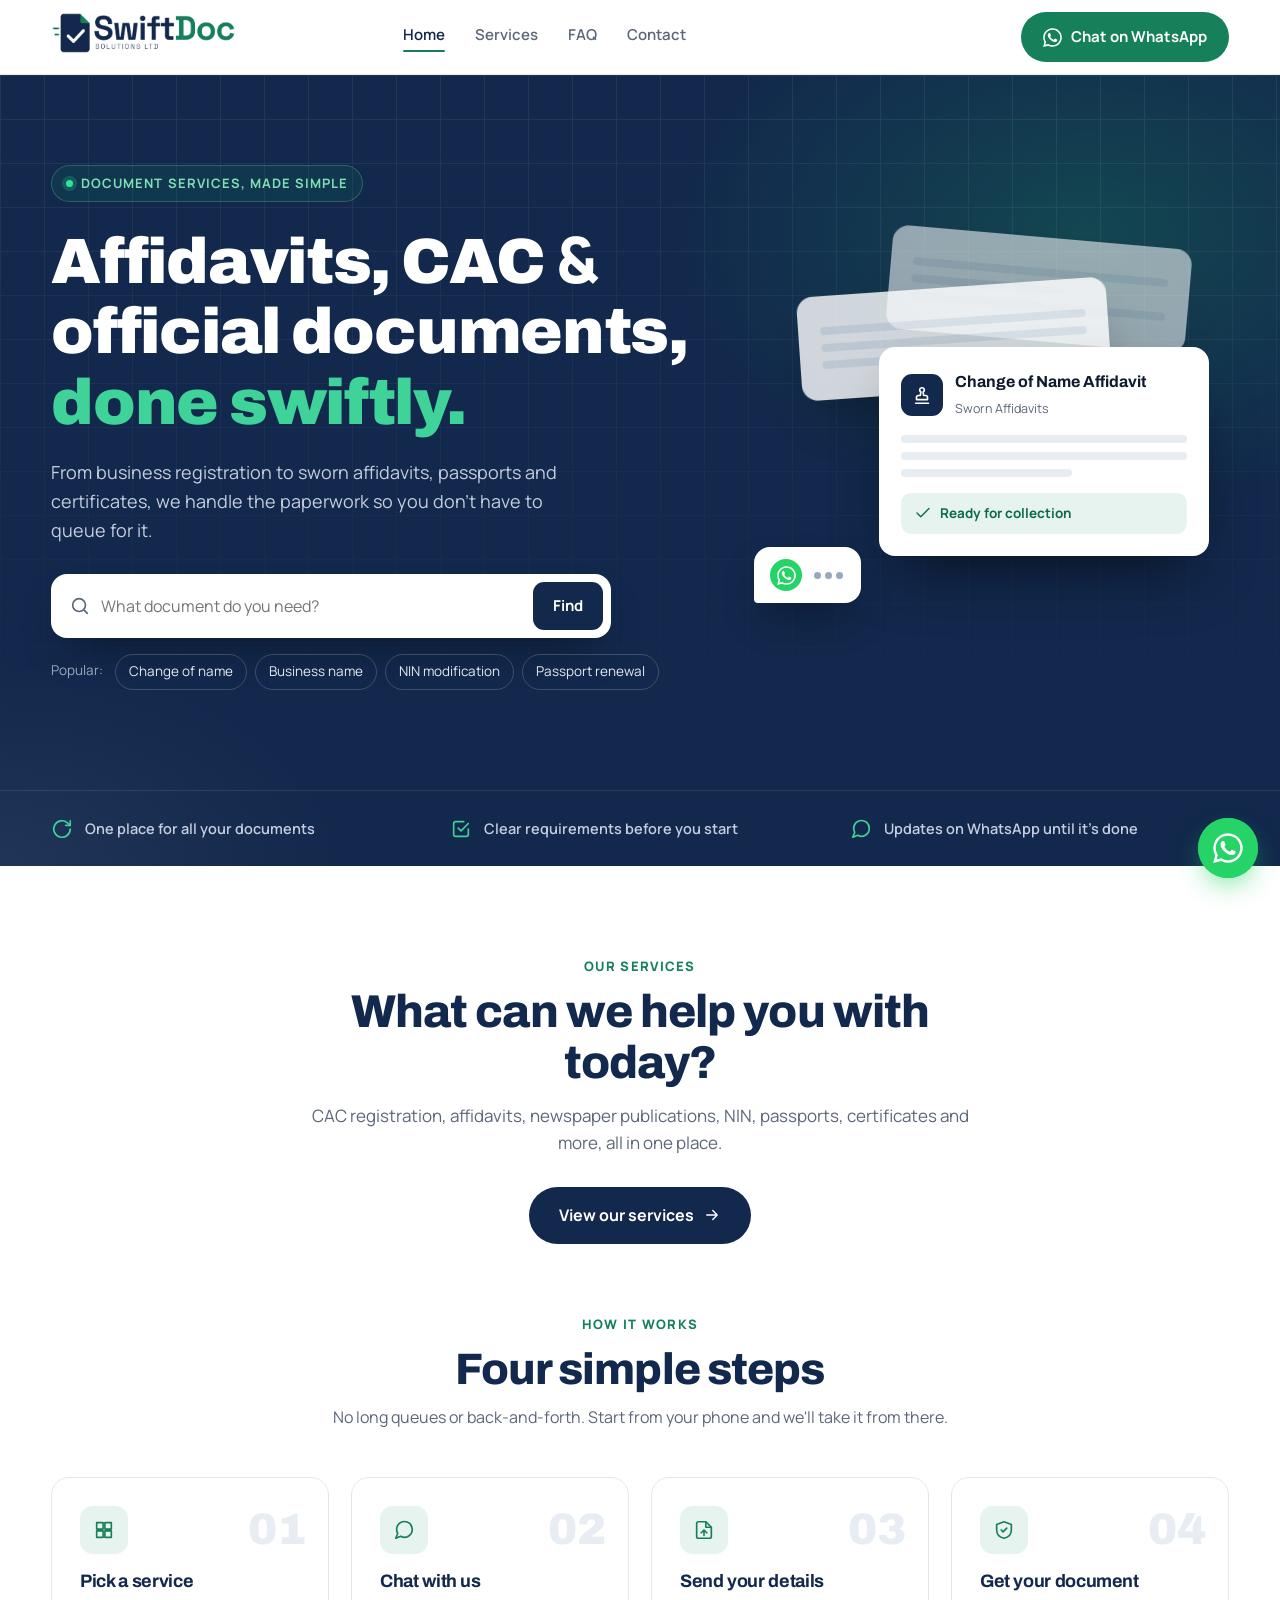
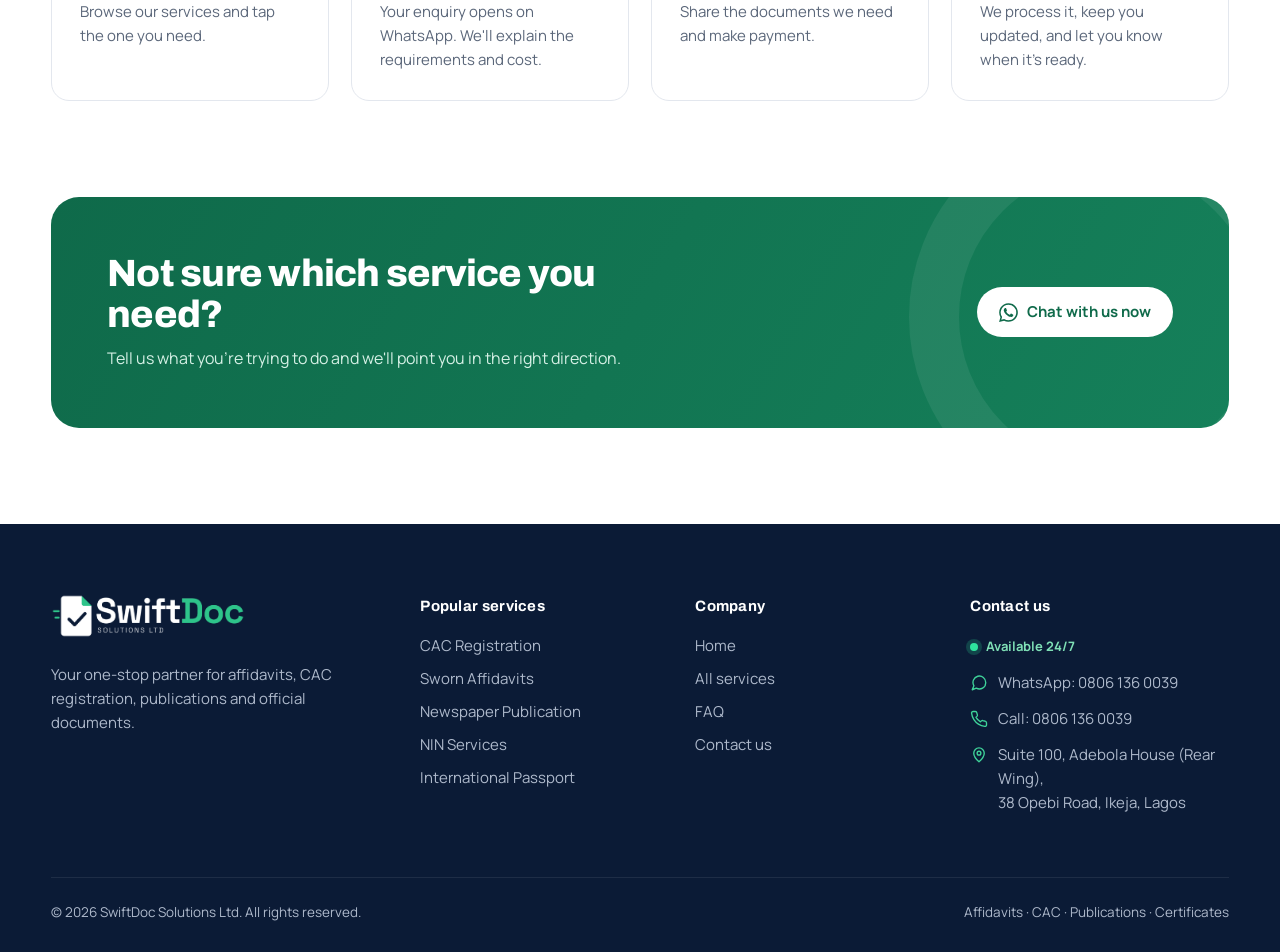
<file: index.html>
<!DOCTYPE html>
<html lang="en">
<head>
<meta charset="UTF-8">
<meta name="viewport" content="width=device-width, initial-scale=1">
<meta name="theme-color" content="#12284C">
<title>SwiftDoc Solutions Ltd | Affidavits, CAC & Document Services in Lagos</title>
<meta name="description" content="SwiftDoc Solutions Ltd, Ikeja, Lagos: affidavits, CAC registration, annual returns, newspaper publications, NIN, passports, certificates and more. Start on WhatsApp.">
<link rel="icon" type="image/png" href="/favicon.png">
<link rel="apple-touch-icon" href="/apple-touch-icon.png">
<link rel="preconnect" href="https://fonts.googleapis.com">
<link rel="preconnect" href="https://fonts.gstatic.com" crossorigin>
<link href="https://fonts.googleapis.com/css2?family=Archivo:wght@600;700;800;900&family=Manrope:wght@400;500;600;700&display=swap" rel="stylesheet">
<link rel="stylesheet" href="/styles.css">
</head>
<body data-page="home">

<header>
  <div class="wrap nav">
    <a href="/" aria-label="SwiftDoc Solutions home"><img src="/logo.png" alt="SwiftDoc Solutions Ltd"></a>
    <ul>
      <li><a href="/" class="active">Home</a></li>
      <li><a href="/services">Services</a></li>
      <li><a href="/faq">FAQ</a></li>
      <li><a href="/contact">Contact</a></li>
    </ul>
    <a class="btn btn-wa js-wa" href="#" target="_blank" rel="noopener">
      <svg class="wa-ico" viewBox="0 0 24 24"><use href="#wa"/></svg><span>Chat on WhatsApp</span>
    </a>
    <button class="menu-btn" id="menuBtn" aria-label="Open menu" aria-expanded="false" aria-controls="mnav"><span></span><span></span><span></span></button>
  </div>
  <nav class="mnav" id="mnav">
    <a href="/" class="active">Home</a>
    <a href="/services">Services</a>
    <a href="/faq">FAQ</a>
    <a href="/contact">Contact</a>
    <a class="btn btn-wa js-wa" href="#" target="_blank" rel="noopener"><svg class="wa-ico" viewBox="0 0 24 24"><use href="#wa"/></svg> Chat on WhatsApp</a>
  </nav>
</header>

<main>
<div class="hero">
  <div class="wrap hero-grid">
    <div>
      <div class="eyebrow"><i></i> Document services, made simple</div>
      <h1>Affidavits, CAC <span class="amp">&amp;</span> official documents, <em>done swiftly.</em></h1>
      <p class="lead">From business registration to sworn affidavits, passports and certificates, we handle the paperwork so you don't have to queue for it.</p>
      <form class="search" id="heroSearch">
        <svg class="i" viewBox="0 0 24 24"><circle cx="11" cy="11" r="7"/><path d="m20 20-3.5-3.5"/></svg>
        <input id="heroQ" type="search" placeholder="What document do you need?" aria-label="Search services">
        <button type="submit">Find</button>
      </form>
      <div class="chips">
        <span>Popular:</span>
        <button data-q="Change of Name">Change of name</button>
        <button data-q="Business Name">Business name</button>
        <button data-q="NIN Modification">NIN modification</button>
        <button data-q="Passport Renewal">Passport renewal</button>
      </div>
    </div>
    <div class="stack" id="stack" aria-hidden="true">
      <div class="doc a"><div class="line"></div><div class="line s"></div><div class="line"></div></div>
      <div class="doc b"><div class="line"></div><div class="line"></div><div class="line s"></div></div>
      <div class="doc c">
        <div class="doc-head">
          <div class="doc-ico"><svg class="i" viewBox="0 0 24 24"><use href="#i-stamp"/></svg></div>
          <div><b>Change of Name Affidavit</b><small>Sworn Affidavits</small></div>
        </div>
        <div class="line"></div><div class="line"></div><div class="line s"></div>
        <div class="status"><svg class="i" viewBox="0 0 24 24" style="width:18px;height:18px"><path d="M20 6 9 17l-5-5"/></svg> Ready for collection</div>
      </div>
      <div class="bubble" id="bubble"><div class="wa-dot"><svg class="wa-ico" viewBox="0 0 24 24"><use href="#wa"/></svg></div><span class="typing"><i></i><i></i><i></i></span><span class="msg">Hello SwiftDoc, I'd like to make enquiries…</span></div>
    </div>
  </div>
  <div class="trust">
    <div class="wrap">
      <div><svg class="i" viewBox="0 0 24 24"><path d="M21 12a9 9 0 1 1-3-6.7L21 8"/><path d="M21 3v5h-5"/></svg> One place for all your documents</div>
      <div><svg class="i" viewBox="0 0 24 24"><path d="M9 11l3 3 8-8"/><path d="M20 12v6a2 2 0 0 1-2 2H6a2 2 0 0 1-2-2V6a2 2 0 0 1 2-2h9"/></svg> Clear requirements before you start</div>
      <div><svg class="i" viewBox="0 0 24 24"><path d="M21 11.5a8.4 8.4 0 0 1-12.6 7.3L3 21l2.2-5.4A8.5 8.5 0 1 1 21 11.5z"/></svg> Updates on WhatsApp until it's done</div>
    </div>
  </div>
</div>

<section id="services" class="help">
  <div class="wrap">
    <div class="help-box">
      <div class="kicker">Our services</div>
      <h2>What can we help you with today?</h2>
      <p>CAC registration, affidavits, newspaper publications, NIN, passports, certificates and more, all in one place.</p>
      <a class="btn btn-navy btn-lg" href="/services">View our services <svg class="i" viewBox="0 0 24 24" style="width:18px;height:18px"><path d="M5 12h14M13 6l6 6-6 6"/></svg></a>
    </div>
  </div>
</section>

<section id="how" style="padding-top:10px">
  <div class="wrap">
    <div class="center">
      <div class="kicker">How it works</div>
      <h2>Four simple steps</h2>
      <p>No long queues or back-and-forth. Start from your phone and we'll take it from there.</p>
    </div>
    <div class="steps">
      <div class="step"><div class="ic"><svg class="i" viewBox="0 0 24 24"><path d="M4 4h7v7H4zM13 4h7v7h-7zM4 13h7v7H4zM13 13h7v7h-7z"/></svg></div><h3>Pick a service</h3><p>Browse our services and tap the one you need.</p></div>
      <div class="step"><div class="ic"><svg class="i" viewBox="0 0 24 24"><path d="M21 11.5a8.4 8.4 0 0 1-12.6 7.3L3 21l2.2-5.4A8.5 8.5 0 1 1 21 11.5z"/></svg></div><h3>Chat with us</h3><p>Your enquiry opens on WhatsApp. We'll explain the requirements and cost.</p></div>
      <div class="step"><div class="ic"><svg class="i" viewBox="0 0 24 24"><path d="M14 3H6a2 2 0 0 0-2 2v14a2 2 0 0 0 2 2h12a2 2 0 0 0 2-2V9z"/><path d="M14 3v6h6M12 18v-6M9 15l3-3 3 3"/></svg></div><h3>Send your details</h3><p>Share the documents we need and make payment.</p></div>
      <div class="step"><div class="ic"><svg class="i" viewBox="0 0 24 24"><path d="M12 3l8 3v6c0 5-3.5 8-8 9-4.5-1-8-4-8-9V6z"/><path d="m9 12 2 2 4-4"/></svg></div><h3>Get your document</h3><p>We process it, keep you updated, and let you know when it's ready.</p></div>
    </div>
  </div>
</section>


<section style="padding-top:0;background:#fff">
  <div class="wrap">
    <div class="cta">
      <div>
        <h2>Not sure which service you need?</h2>
        <p>Tell us what you're trying to do and we'll point you in the right direction.</p>
      </div>
      <a class="btn js-wa" href="#" target="_blank" rel="noopener"><svg class="wa-ico" viewBox="0 0 24 24"><use href="#wa"/></svg> Chat with us now</a>
    </div>
  </div>
</section>

</main>

<footer id="contact">
  <div class="wrap">
    <div class="foot">
      <div>
        <img src="/logo-white.png" alt="SwiftDoc Solutions Ltd">
        <p>Your one-stop partner for affidavits, CAC registration, publications and official documents.</p>
      </div>
      <div>
        <h4>Popular services</h4>
        <ul>
          <li><a href="/services#cac-registration">CAC Registration</a></li>
          <li><a href="/services#sworn-affidavits">Sworn Affidavits</a></li>
          <li><a href="/services#newspaper-publication">Newspaper Publication</a></li>
          <li><a href="/services#nin-services">NIN Services</a></li>
          <li><a href="/services#international-passport">International Passport</a></li>
        </ul>
      </div>
      <div>
        <h4>Company</h4>
        <ul>
          <li><a href="/">Home</a></li>
          <li><a href="/services">All services</a></li>
          <li><a href="/faq">FAQ</a></li>
          <li><a href="/contact">Contact us</a></li>
        </ul>
      </div>
      <div>
        <h4>Contact us</h4>
        <div class="avail"><i></i> Available 24/7</div>
        <div class="ct"><svg class="i" viewBox="0 0 24 24"><path d="M21 11.5a8.4 8.4 0 0 1-12.6 7.3L3 21l2.2-5.4A8.5 8.5 0 1 1 21 11.5z"/></svg><a class="js-wa" href="#" target="_blank" rel="noopener">WhatsApp: 0806 136 0039</a></div>
        <div class="ct"><svg class="i" viewBox="0 0 24 24"><path d="M22 16.9v3a2 2 0 0 1-2.2 2 19.8 19.8 0 0 1-8.6-3.1 19.5 19.5 0 0 1-6-6A19.8 19.8 0 0 1 2.1 4.2 2 2 0 0 1 4.1 2h3a2 2 0 0 1 2 1.7c.1.9.4 1.8.7 2.7a2 2 0 0 1-.5 2.1L8 9.8a16 16 0 0 0 6 6l1.3-1.3a2 2 0 0 1 2.1-.4c.9.3 1.8.6 2.7.7a2 2 0 0 1 1.7 2z"/></svg><a href="tel:+2348061360039">Call: 0806 136 0039</a></div>
        <div class="ct"><svg class="i" viewBox="0 0 24 24"><path d="M12 21s-7-6.2-7-11.5a7 7 0 0 1 14 0C19 14.8 12 21 12 21z"/><circle cx="12" cy="9.5" r="2.5"/></svg><a href="https://www.google.com/maps/search/?api=1&query=Adebola+House+38+Opebi+Road+Ikeja+Lagos" target="_blank" rel="noopener">Suite 100, Adebola House (Rear Wing),<br>38 Opebi Road, Ikeja, Lagos</a></div>
      </div>
    </div>
    <div class="copy"><span>© <span id="yr"></span> SwiftDoc Solutions Ltd. All rights reserved.</span><span>Affidavits · CAC · Publications · Certificates</span></div>
  </div>
</footer>

<script src="/app.js"></script>
</body>
</html>
</file>
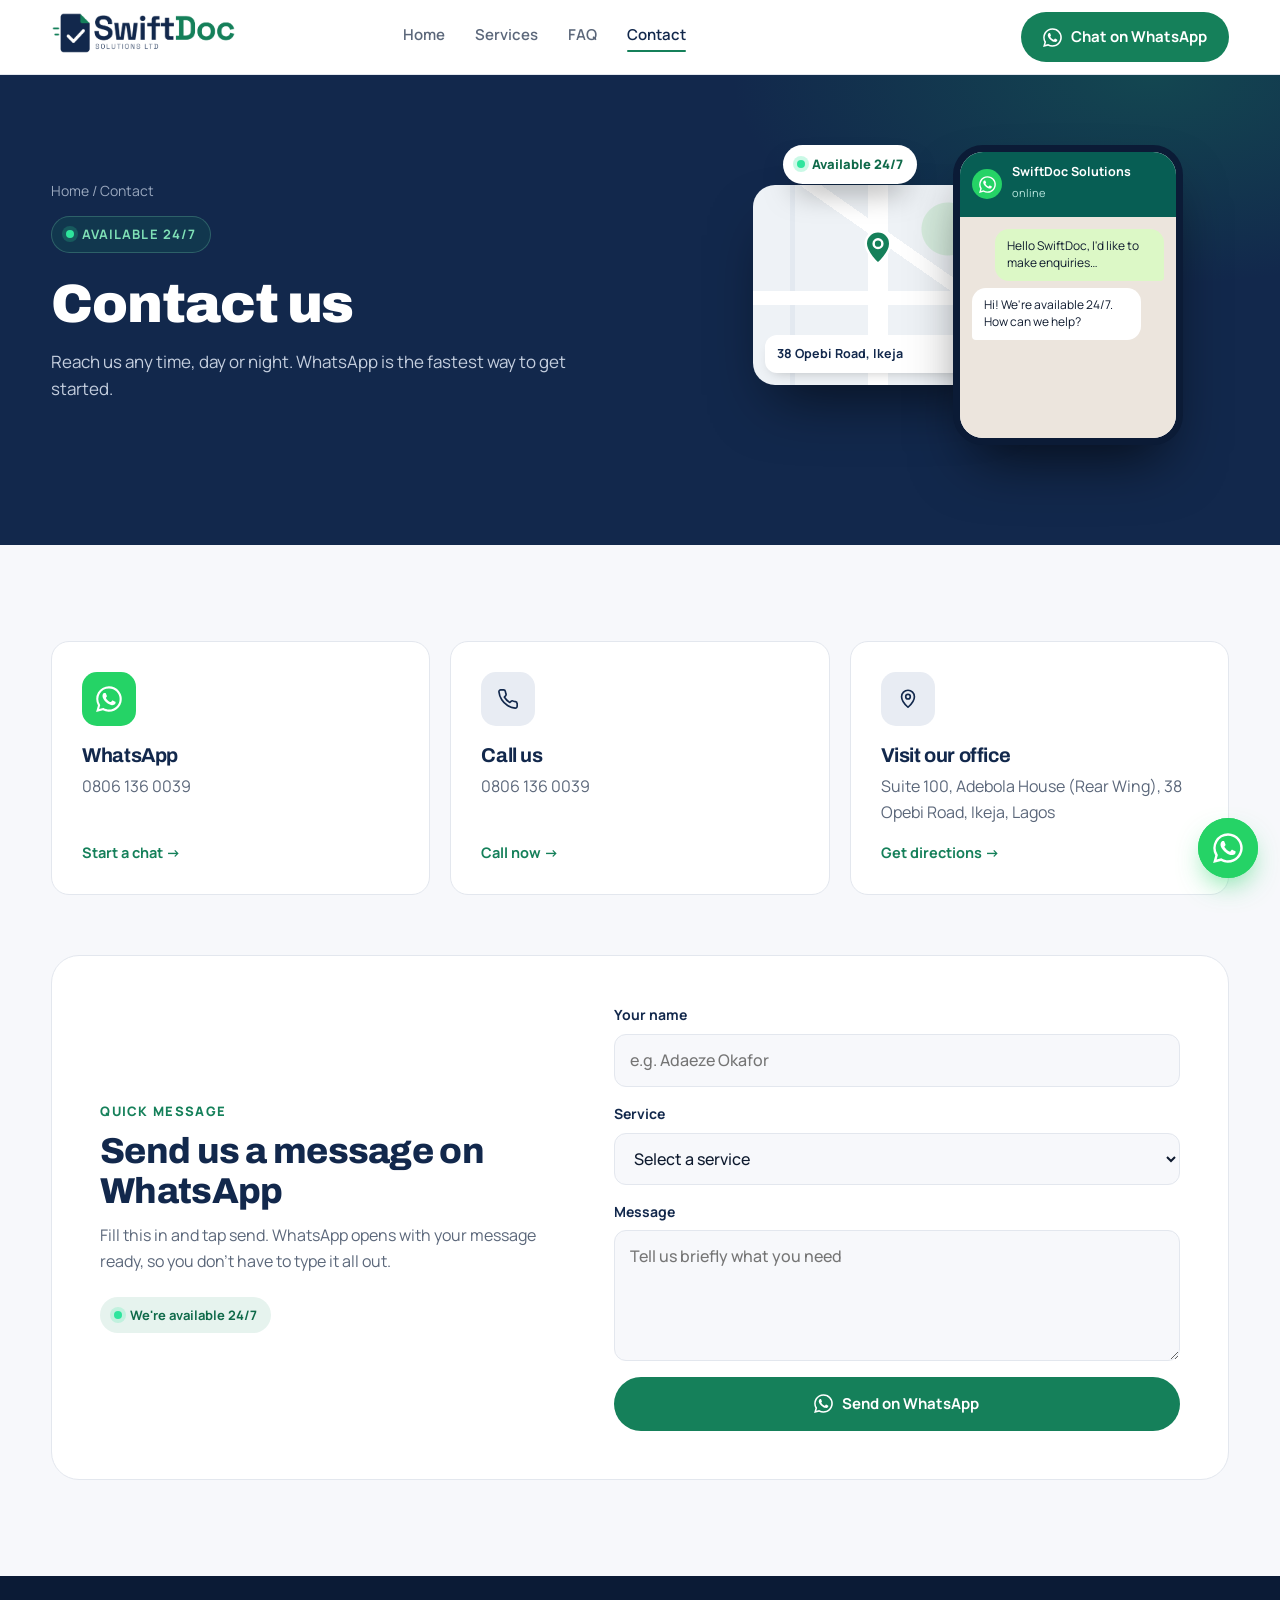
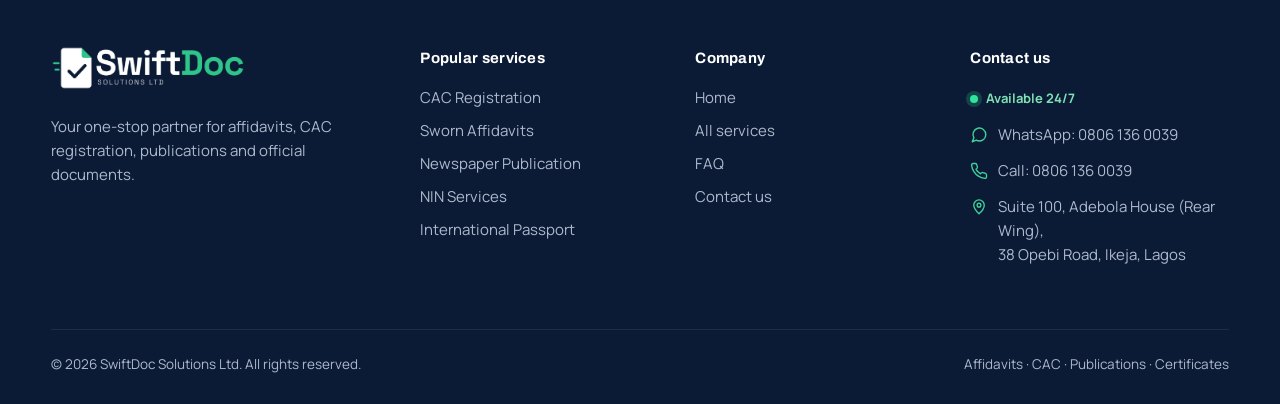
<file: contact.html>
<!DOCTYPE html>
<html lang="en">
<head>
<meta charset="UTF-8">
<meta name="viewport" content="width=device-width, initial-scale=1">
<meta name="theme-color" content="#12284C">
<title>Contact Us | SwiftDoc Solutions Ltd</title>
<meta name="description" content="Contact SwiftDoc Solutions Ltd: available 24/7 on WhatsApp and phone, 0806 136 0039. Office: Suite 100, Adebola House, 38 Opebi Road, Ikeja, Lagos.">
<link rel="icon" type="image/png" href="/favicon.png">
<link rel="apple-touch-icon" href="/apple-touch-icon.png">
<link rel="preconnect" href="https://fonts.googleapis.com">
<link rel="preconnect" href="https://fonts.gstatic.com" crossorigin>
<link href="https://fonts.googleapis.com/css2?family=Archivo:wght@600;700;800;900&family=Manrope:wght@400;500;600;700&display=swap" rel="stylesheet">
<link rel="stylesheet" href="/styles.css">
</head>
<body data-page="contact">

<header>
  <div class="wrap nav">
    <a href="/" aria-label="SwiftDoc Solutions home"><img src="/logo.png" alt="SwiftDoc Solutions Ltd"></a>
    <ul>
      <li><a href="/">Home</a></li>
      <li><a href="/services">Services</a></li>
      <li><a href="/faq">FAQ</a></li>
      <li><a href="/contact" class="active">Contact</a></li>
    </ul>
    <a class="btn btn-wa js-wa" href="#" target="_blank" rel="noopener">
      <svg class="wa-ico" viewBox="0 0 24 24"><use href="#wa"/></svg><span>Chat on WhatsApp</span>
    </a>
    <button class="menu-btn" id="menuBtn" aria-label="Open menu" aria-expanded="false" aria-controls="mnav"><span></span><span></span><span></span></button>
  </div>
  <nav class="mnav" id="mnav">
    <a href="/">Home</a>
    <a href="/services">Services</a>
    <a href="/faq">FAQ</a>
    <a href="/contact" class="active">Contact</a>
    <a class="btn btn-wa js-wa" href="#" target="_blank" rel="noopener"><svg class="wa-ico" viewBox="0 0 24 24"><use href="#wa"/></svg> Chat on WhatsApp</a>
  </nav>
</header>

<main>
<div class="page-hero">
  <div class="wrap ph-grid">
    <div class="ph-text">
    <div class="crumb"><a href="/">Home</a> / Contact</div>
    <div class="eyebrow"><i></i> Available 24/7</div>
    <h1>Contact us</h1>
    <p>Reach us any time, day or night. WhatsApp is the fastest way to get started.</p>
    </div>
    <div class="ph-art art-con" aria-hidden="true"><div class="art-box">
  <div class="map" style="--d:.2s">
    <div class="roads"></div>
    <div class="pin" style="--d:.9s"><svg class="i" viewBox="0 0 24 24"><use href="#i-pin"/></svg></div>
    <div class="map-label">38 Opebi Road, Ikeja</div>
  </div>
  <div class="phone" style="--d:.5s">
    <div class="ph-top"><div class="av"><svg class="wa-ico" viewBox="0 0 24 24"><use href="#wa"/></svg></div><div><b>SwiftDoc Solutions</b><small>online</small></div></div>
    <div class="ph-body">
      <div class="msg me" style="--d:1.3s">Hello SwiftDoc, I'd like to make enquiries…</div>
      <div class="msg them" style="--d:2s">Hi! We're available 24/7. How can we help?</div>
    </div>
  </div>
  <div class="chip247" style="--d:2.5s"><i></i> Available 24/7</div>
</div></div>
  </div>
</div>

<section style="background:var(--bg)">
  <div class="wrap">
    <div class="contact-cards">
      <a class="ccard js-wa" href="#" target="_blank" rel="noopener">
        <div class="ic wa"><svg class="wa-ico" viewBox="0 0 24 24"><use href="#wa"/></svg></div>
        <h3>WhatsApp</h3>
        <p>0806 136 0039</p>
        <span class="go">Start a chat →</span>
      </a>
      <a class="ccard" href="tel:+2348061360039">
        <div class="ic"><svg class="i" viewBox="0 0 24 24"><path d="M22 16.9v3a2 2 0 0 1-2.2 2 19.8 19.8 0 0 1-8.6-3.1 19.5 19.5 0 0 1-6-6A19.8 19.8 0 0 1 2.1 4.2 2 2 0 0 1 4.1 2h3a2 2 0 0 1 2 1.7c.1.9.4 1.8.7 2.7a2 2 0 0 1-.5 2.1L8 9.8a16 16 0 0 0 6 6l1.3-1.3a2 2 0 0 1 2.1-.4c.9.3 1.8.6 2.7.7a2 2 0 0 1 1.7 2z"/></svg></div>
        <h3>Call us</h3>
        <p>0806 136 0039</p>
        <span class="go">Call now →</span>
      </a>
      <a class="ccard" href="https://www.google.com/maps/search/?api=1&amp;query=Adebola+House+38+Opebi+Road+Ikeja+Lagos" target="_blank" rel="noopener">
        <div class="ic"><svg class="i" viewBox="0 0 24 24"><path d="M12 21s-7-6.2-7-11.5a7 7 0 0 1 14 0C19 14.8 12 21 12 21z"/><circle cx="12" cy="9.5" r="2.5"/></svg></div>
        <h3>Visit our office</h3>
        <p>Suite 100, Adebola House (Rear Wing), 38 Opebi Road, Ikeja, Lagos</p>
        <span class="go">Get directions →</span>
      </a>
    </div>

    <div class="quick">
      <div class="quick-text">
        <div class="kicker">Quick message</div>
        <h2>Send us a message on WhatsApp</h2>
        <p>Fill this in and tap send. WhatsApp opens with your message ready, so you don't have to type it all out.</p>
        <div class="avail dark"><i></i> We're available 24/7</div>
      </div>
      <form class="qform" id="qform">
        <label>Your name<input id="qName" type="text" placeholder="e.g. Adaeze Okafor" autocomplete="name"></label>
        <label>Service<select id="qSvc"><option value="">Select a service</option></select></label>
        <label>Message<textarea id="qMsg" rows="4" placeholder="Tell us briefly what you need"></textarea></label>
        <a class="btn btn-wa" id="qSend" href="#" target="_blank" rel="noopener"><svg class="wa-ico" viewBox="0 0 24 24"><use href="#wa"/></svg> Send on WhatsApp</a>
      </form>
    </div>
  </div>
</section>
</main>

<footer id="contact">
  <div class="wrap">
    <div class="foot">
      <div>
        <img src="/logo-white.png" alt="SwiftDoc Solutions Ltd">
        <p>Your one-stop partner for affidavits, CAC registration, publications and official documents.</p>
      </div>
      <div>
        <h4>Popular services</h4>
        <ul>
          <li><a href="/services#cac-registration">CAC Registration</a></li>
          <li><a href="/services#sworn-affidavits">Sworn Affidavits</a></li>
          <li><a href="/services#newspaper-publication">Newspaper Publication</a></li>
          <li><a href="/services#nin-services">NIN Services</a></li>
          <li><a href="/services#international-passport">International Passport</a></li>
        </ul>
      </div>
      <div>
        <h4>Company</h4>
        <ul>
          <li><a href="/">Home</a></li>
          <li><a href="/services">All services</a></li>
          <li><a href="/faq">FAQ</a></li>
          <li><a href="/contact">Contact us</a></li>
        </ul>
      </div>
      <div>
        <h4>Contact us</h4>
        <div class="avail"><i></i> Available 24/7</div>
        <div class="ct"><svg class="i" viewBox="0 0 24 24"><path d="M21 11.5a8.4 8.4 0 0 1-12.6 7.3L3 21l2.2-5.4A8.5 8.5 0 1 1 21 11.5z"/></svg><a class="js-wa" href="#" target="_blank" rel="noopener">WhatsApp: 0806 136 0039</a></div>
        <div class="ct"><svg class="i" viewBox="0 0 24 24"><path d="M22 16.9v3a2 2 0 0 1-2.2 2 19.8 19.8 0 0 1-8.6-3.1 19.5 19.5 0 0 1-6-6A19.8 19.8 0 0 1 2.1 4.2 2 2 0 0 1 4.1 2h3a2 2 0 0 1 2 1.7c.1.9.4 1.8.7 2.7a2 2 0 0 1-.5 2.1L8 9.8a16 16 0 0 0 6 6l1.3-1.3a2 2 0 0 1 2.1-.4c.9.3 1.8.6 2.7.7a2 2 0 0 1 1.7 2z"/></svg><a href="tel:+2348061360039">Call: 0806 136 0039</a></div>
        <div class="ct"><svg class="i" viewBox="0 0 24 24"><path d="M12 21s-7-6.2-7-11.5a7 7 0 0 1 14 0C19 14.8 12 21 12 21z"/><circle cx="12" cy="9.5" r="2.5"/></svg><a href="https://www.google.com/maps/search/?api=1&query=Adebola+House+38+Opebi+Road+Ikeja+Lagos" target="_blank" rel="noopener">Suite 100, Adebola House (Rear Wing),<br>38 Opebi Road, Ikeja, Lagos</a></div>
      </div>
    </div>
    <div class="copy"><span>© <span id="yr"></span> SwiftDoc Solutions Ltd. All rights reserved.</span><span>Affidavits · CAC · Publications · Certificates</span></div>
  </div>
</footer>

<script src="/app.js"></script>
</body>
</html>
</file>
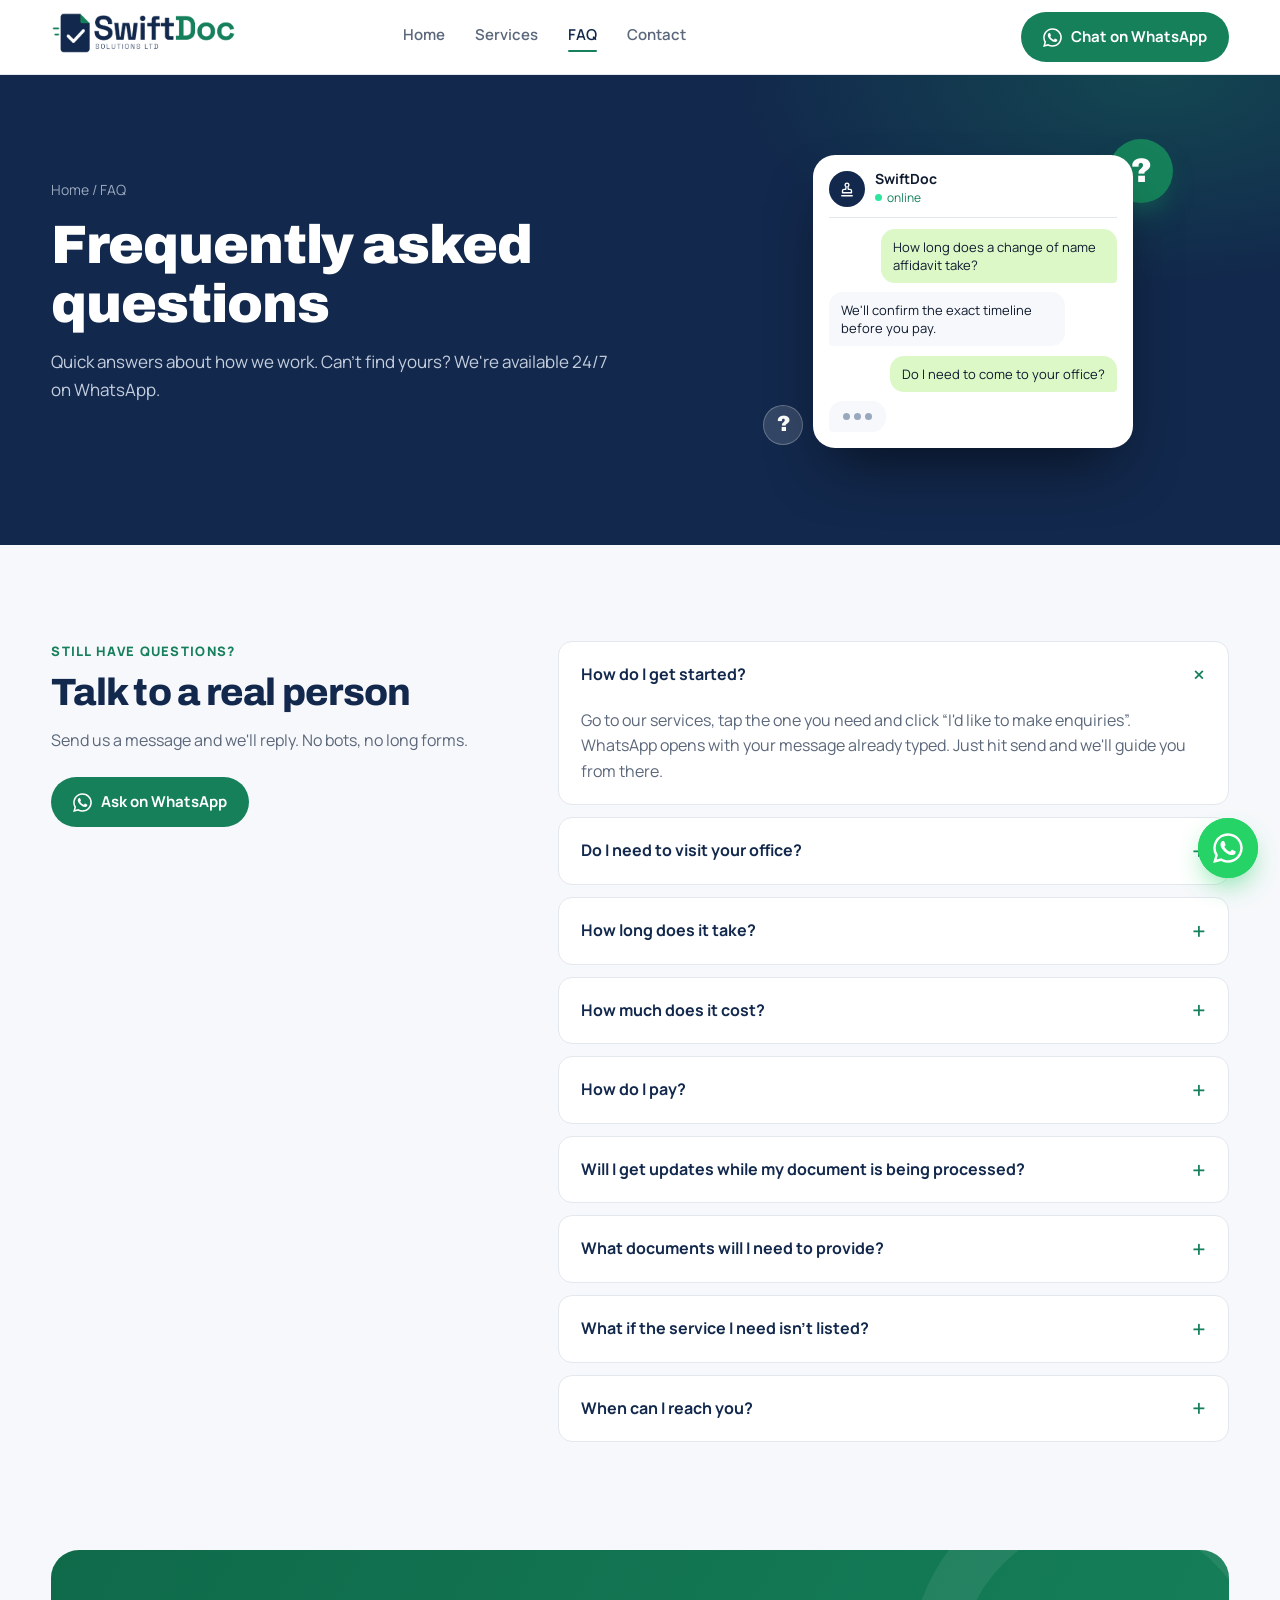
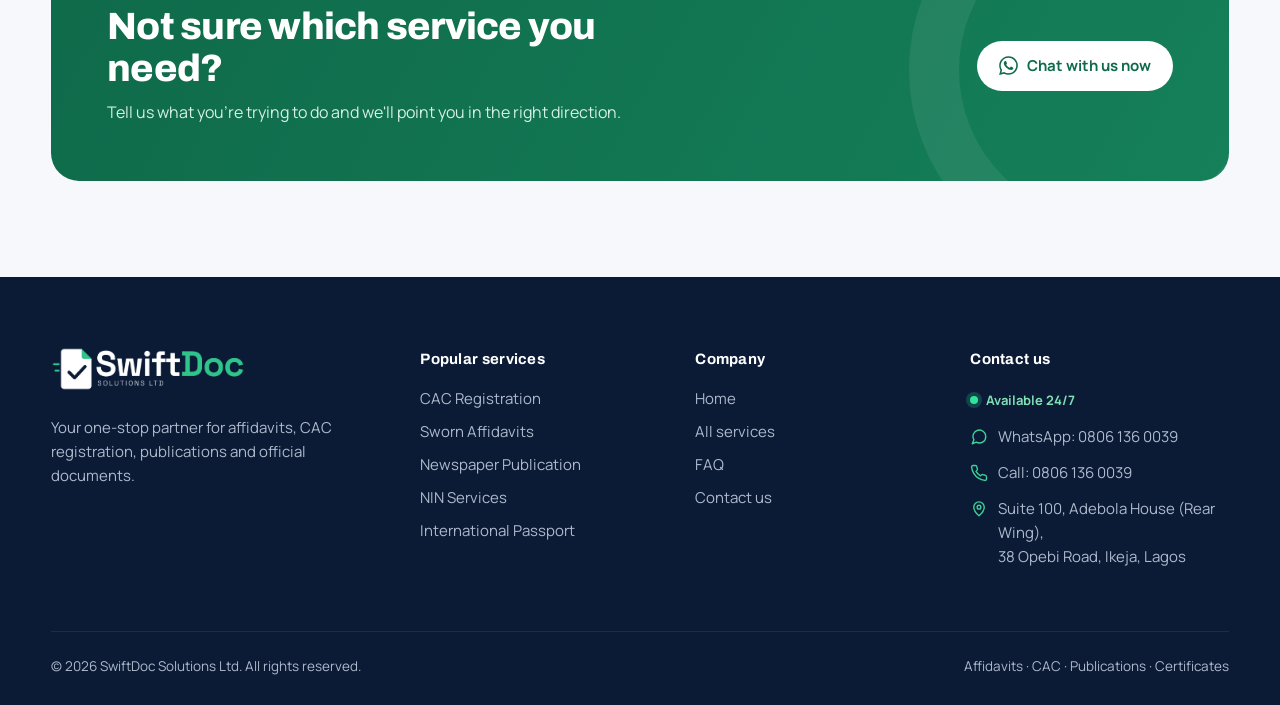
<file: faq.html>
<!DOCTYPE html>
<html lang="en">
<head>
<meta charset="UTF-8">
<meta name="viewport" content="width=device-width, initial-scale=1">
<meta name="theme-color" content="#12284C">
<title>FAQ | SwiftDoc Solutions Ltd</title>
<meta name="description" content="Answers to common questions about SwiftDoc's affidavit, CAC, publication and document services.">
<link rel="icon" type="image/png" href="/favicon.png">
<link rel="apple-touch-icon" href="/apple-touch-icon.png">
<link rel="preconnect" href="https://fonts.googleapis.com">
<link rel="preconnect" href="https://fonts.gstatic.com" crossorigin>
<link href="https://fonts.googleapis.com/css2?family=Archivo:wght@600;700;800;900&family=Manrope:wght@400;500;600;700&display=swap" rel="stylesheet">
<link rel="stylesheet" href="/styles.css">
</head>
<body data-page="faq">

<header>
  <div class="wrap nav">
    <a href="/" aria-label="SwiftDoc Solutions home"><img src="/logo.png" alt="SwiftDoc Solutions Ltd"></a>
    <ul>
      <li><a href="/">Home</a></li>
      <li><a href="/services">Services</a></li>
      <li><a href="/faq" class="active">FAQ</a></li>
      <li><a href="/contact">Contact</a></li>
    </ul>
    <a class="btn btn-wa js-wa" href="#" target="_blank" rel="noopener">
      <svg class="wa-ico" viewBox="0 0 24 24"><use href="#wa"/></svg><span>Chat on WhatsApp</span>
    </a>
    <button class="menu-btn" id="menuBtn" aria-label="Open menu" aria-expanded="false" aria-controls="mnav"><span></span><span></span><span></span></button>
  </div>
  <nav class="mnav" id="mnav">
    <a href="/">Home</a>
    <a href="/services">Services</a>
    <a href="/faq" class="active">FAQ</a>
    <a href="/contact">Contact</a>
    <a class="btn btn-wa js-wa" href="#" target="_blank" rel="noopener"><svg class="wa-ico" viewBox="0 0 24 24"><use href="#wa"/></svg> Chat on WhatsApp</a>
  </nav>
</header>

<main>
<div class="page-hero">
  <div class="wrap ph-grid">
    <div class="ph-text">
    <div class="crumb"><a href="/">Home</a> / FAQ</div>
    <h1>Frequently asked questions</h1>
    <p>Quick answers about how we work. Can't find yours? We're available 24/7 on WhatsApp.</p>
    </div>
    <div class="ph-art art-faq" aria-hidden="true"><div class="art-box">
  <div class="q-badge qb1" style="--d:.1s">?</div>
  <div class="q-badge qb2" style="--d:.25s">?</div>
  <div class="chat" style="--d:.2s">
    <div class="chat-head"><div class="av"><svg class="i" viewBox="0 0 24 24"><use href="#i-stamp"/></svg></div><div><b>SwiftDoc</b><small><i></i> online</small></div></div>
    <div class="msg me" style="--d:.7s">How long does a change of name affidavit take?</div>
    <div class="msg them" style="--d:1.4s">We'll confirm the exact timeline before you pay.</div>
    <div class="msg me" style="--d:2.1s">Do I need to come to your office?</div>
    <div class="msg them dots" style="--d:2.7s"><span></span><span></span><span></span></div>
  </div>
</div></div>
  </div>
</div>

<section style="background:var(--bg)">
  <div class="wrap faq-grid">
    <div>
      <div class="kicker">Still have questions?</div>
      <h2 style="font-size:clamp(28px,3.2vw,38px);color:var(--navy);font-weight:800">Talk to a real person</h2>
      <p>Send us a message and we'll reply. No bots, no long forms.</p>
      <a class="btn btn-wa js-wa" href="#" target="_blank" rel="noopener"><svg class="wa-ico" viewBox="0 0 24 24"><use href="#wa"/></svg> Ask on WhatsApp</a>
    </div>
    <div>
      <details open><summary>How do I get started?</summary><p>Go to our services, tap the one you need and click “I'd like to make enquiries”. WhatsApp opens with your message already typed. Just hit send and we'll guide you from there.</p></details>
      <details><summary>Do I need to visit your office?</summary><p>For most services, no. We handle the process for you. A few services may need you to appear in person (e.g. biometrics for passports or NIN), and we'll tell you upfront. You're also welcome at our office on Opebi Road, Ikeja.</p></details>
      <details><summary>How long does it take?</summary><p>It depends on the service and the government agency involved. We'll give you a timeline before you pay.</p></details>
      <details><summary>How much does it cost?</summary><p>Prices vary by service. Send us an enquiry on WhatsApp and we'll give you a clear quote, with no hidden charges.</p></details>
      <details><summary>How do I pay?</summary><p>Once you've confirmed the service, we'll send our official payment details on WhatsApp.</p></details>
      <details><summary>Will I get updates while my document is being processed?</summary><p>Yes. We keep you updated on WhatsApp until your document is ready.</p></details>
      <details><summary>What documents will I need to provide?</summary><p>It depends on the service. Once you send an enquiry, we'll tell you exactly what to send before you start.</p></details>
      <details><summary>What if the service I need isn't listed?</summary><p>We handle more than we can list on the website. Send us a message on WhatsApp and tell us what you need.</p></details>
      <details><summary>When can I reach you?</summary><p>We're available 24/7. Send us a WhatsApp message any time and we'll respond.</p></details>
    </div>
  </div>
</section>

<section style="padding-top:0;background:var(--bg)">
  <div class="wrap">
    <div class="cta">
      <div>
        <h2>Not sure which service you need?</h2>
        <p>Tell us what you're trying to do and we'll point you in the right direction.</p>
      </div>
      <a class="btn js-wa" href="#" target="_blank" rel="noopener"><svg class="wa-ico" viewBox="0 0 24 24"><use href="#wa"/></svg> Chat with us now</a>
    </div>
  </div>
</section>
</main>

<footer id="contact">
  <div class="wrap">
    <div class="foot">
      <div>
        <img src="/logo-white.png" alt="SwiftDoc Solutions Ltd">
        <p>Your one-stop partner for affidavits, CAC registration, publications and official documents.</p>
      </div>
      <div>
        <h4>Popular services</h4>
        <ul>
          <li><a href="/services#cac-registration">CAC Registration</a></li>
          <li><a href="/services#sworn-affidavits">Sworn Affidavits</a></li>
          <li><a href="/services#newspaper-publication">Newspaper Publication</a></li>
          <li><a href="/services#nin-services">NIN Services</a></li>
          <li><a href="/services#international-passport">International Passport</a></li>
        </ul>
      </div>
      <div>
        <h4>Company</h4>
        <ul>
          <li><a href="/">Home</a></li>
          <li><a href="/services">All services</a></li>
          <li><a href="/faq">FAQ</a></li>
          <li><a href="/contact">Contact us</a></li>
        </ul>
      </div>
      <div>
        <h4>Contact us</h4>
        <div class="avail"><i></i> Available 24/7</div>
        <div class="ct"><svg class="i" viewBox="0 0 24 24"><path d="M21 11.5a8.4 8.4 0 0 1-12.6 7.3L3 21l2.2-5.4A8.5 8.5 0 1 1 21 11.5z"/></svg><a class="js-wa" href="#" target="_blank" rel="noopener">WhatsApp: 0806 136 0039</a></div>
        <div class="ct"><svg class="i" viewBox="0 0 24 24"><path d="M22 16.9v3a2 2 0 0 1-2.2 2 19.8 19.8 0 0 1-8.6-3.1 19.5 19.5 0 0 1-6-6A19.8 19.8 0 0 1 2.1 4.2 2 2 0 0 1 4.1 2h3a2 2 0 0 1 2 1.7c.1.9.4 1.8.7 2.7a2 2 0 0 1-.5 2.1L8 9.8a16 16 0 0 0 6 6l1.3-1.3a2 2 0 0 1 2.1-.4c.9.3 1.8.6 2.7.7a2 2 0 0 1 1.7 2z"/></svg><a href="tel:+2348061360039">Call: 0806 136 0039</a></div>
        <div class="ct"><svg class="i" viewBox="0 0 24 24"><path d="M12 21s-7-6.2-7-11.5a7 7 0 0 1 14 0C19 14.8 12 21 12 21z"/><circle cx="12" cy="9.5" r="2.5"/></svg><a href="https://www.google.com/maps/search/?api=1&query=Adebola+House+38+Opebi+Road+Ikeja+Lagos" target="_blank" rel="noopener">Suite 100, Adebola House (Rear Wing),<br>38 Opebi Road, Ikeja, Lagos</a></div>
      </div>
    </div>
    <div class="copy"><span>© <span id="yr"></span> SwiftDoc Solutions Ltd. All rights reserved.</span><span>Affidavits · CAC · Publications · Certificates</span></div>
  </div>
</footer>

<script src="/app.js"></script>
</body>
</html>
</file>
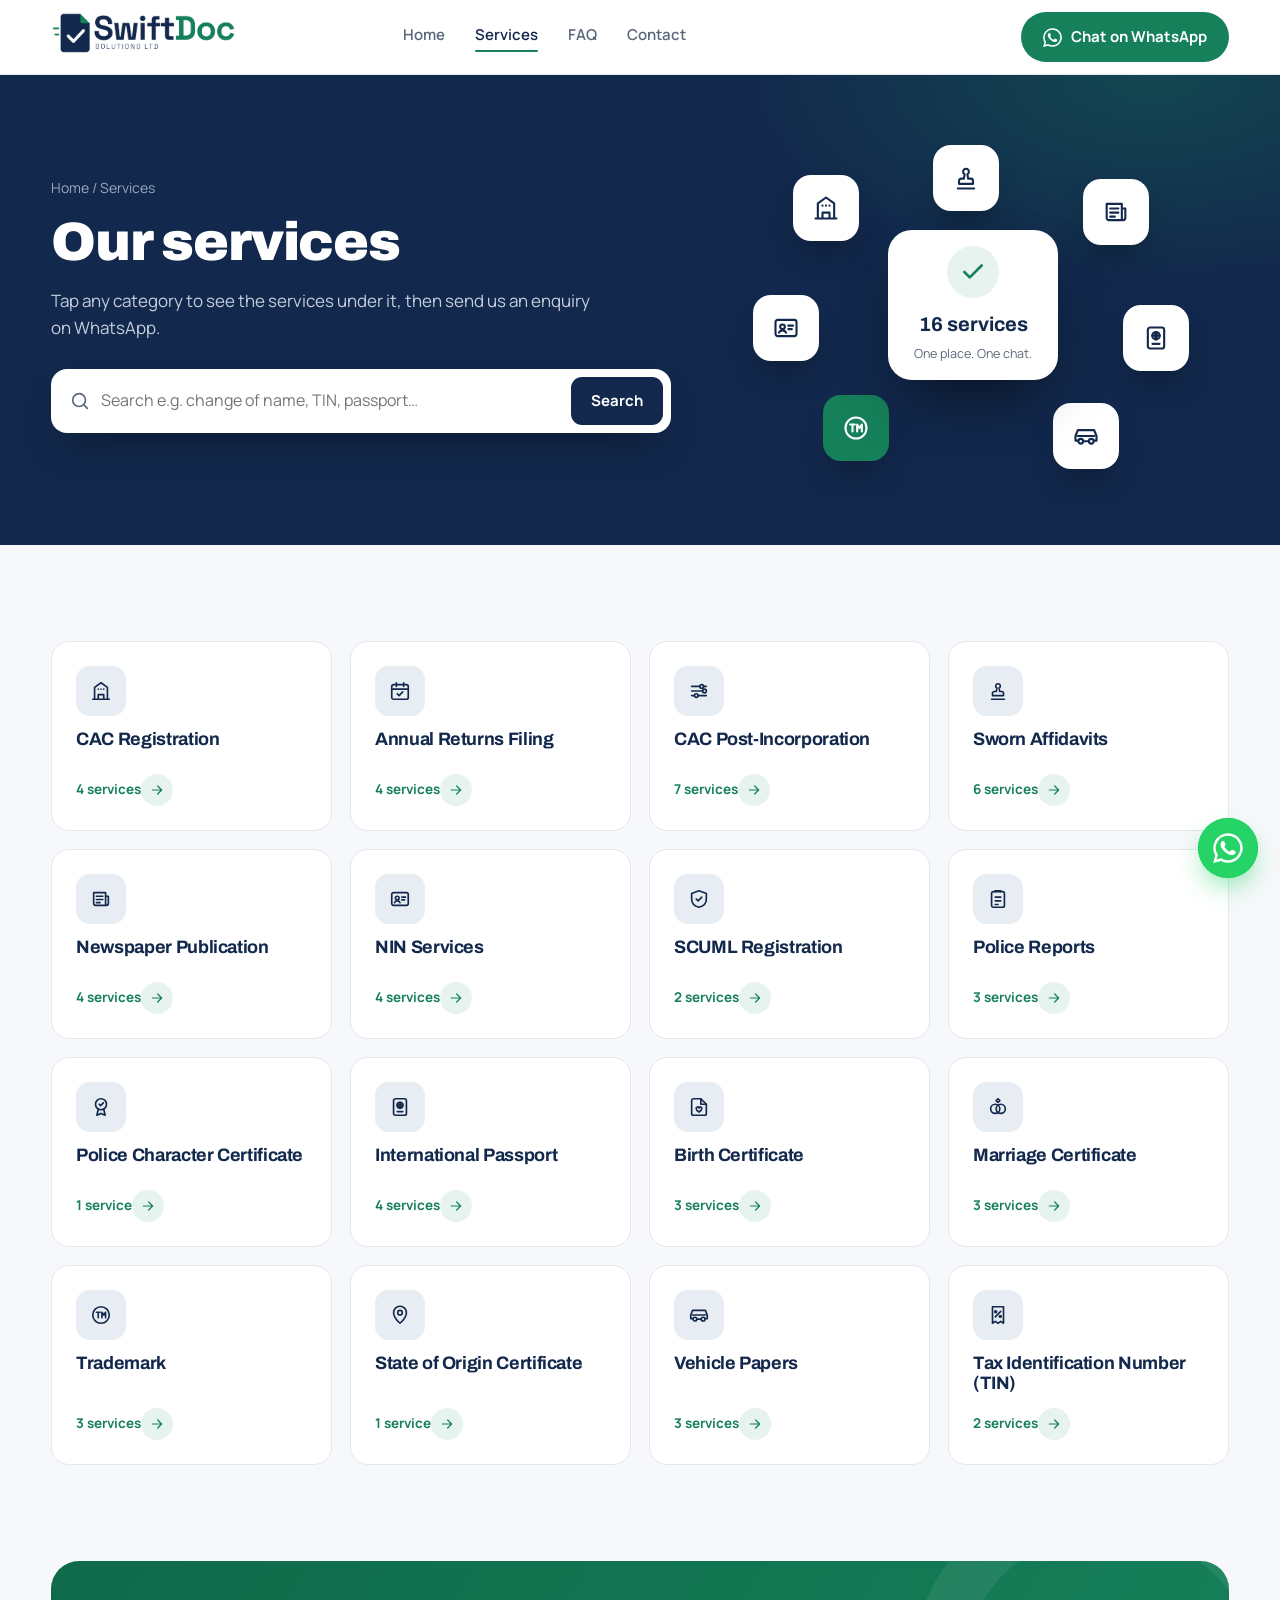
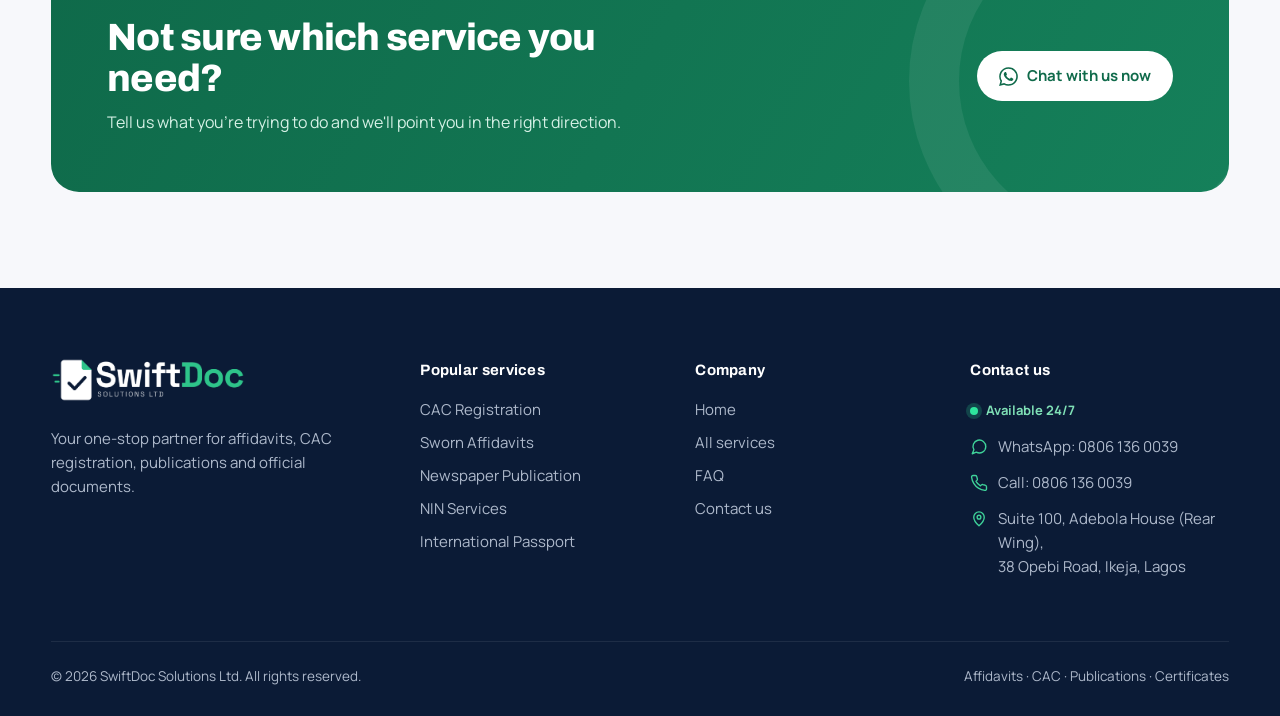
<file: services.html>
<!DOCTYPE html>
<html lang="en">
<head>
<meta charset="UTF-8">
<meta name="viewport" content="width=device-width, initial-scale=1">
<meta name="theme-color" content="#12284C">
<title>Our Services | SwiftDoc Solutions Ltd</title>
<meta name="description" content="All SwiftDoc services: CAC registration, annual returns, post-incorporation, affidavits, newspaper publication, NIN, SCUML, police reports, passports, certificates, trademark, vehicle papers and TIN.">
<link rel="icon" type="image/png" href="/favicon.png">
<link rel="apple-touch-icon" href="/apple-touch-icon.png">
<link rel="preconnect" href="https://fonts.googleapis.com">
<link rel="preconnect" href="https://fonts.gstatic.com" crossorigin>
<link href="https://fonts.googleapis.com/css2?family=Archivo:wght@600;700;800;900&family=Manrope:wght@400;500;600;700&display=swap" rel="stylesheet">
<link rel="stylesheet" href="/styles.css">
</head>
<body data-page="services">

<header>
  <div class="wrap nav">
    <a href="/" aria-label="SwiftDoc Solutions home"><img src="/logo.png" alt="SwiftDoc Solutions Ltd"></a>
    <ul>
      <li><a href="/">Home</a></li>
      <li><a href="/services" class="active">Services</a></li>
      <li><a href="/faq">FAQ</a></li>
      <li><a href="/contact">Contact</a></li>
    </ul>
    <a class="btn btn-wa js-wa" href="#" target="_blank" rel="noopener">
      <svg class="wa-ico" viewBox="0 0 24 24"><use href="#wa"/></svg><span>Chat on WhatsApp</span>
    </a>
    <button class="menu-btn" id="menuBtn" aria-label="Open menu" aria-expanded="false" aria-controls="mnav"><span></span><span></span><span></span></button>
  </div>
  <nav class="mnav" id="mnav">
    <a href="/">Home</a>
    <a href="/services" class="active">Services</a>
    <a href="/faq">FAQ</a>
    <a href="/contact">Contact</a>
    <a class="btn btn-wa js-wa" href="#" target="_blank" rel="noopener"><svg class="wa-ico" viewBox="0 0 24 24"><use href="#wa"/></svg> Chat on WhatsApp</a>
  </nav>
</header>

<main>
<div class="page-hero">
  <div class="wrap ph-grid">
    <div class="ph-text">
    <div class="crumb"><a href="/">Home</a> / Services</div>
    <h1>Our services</h1>
    <p>Tap any category to see the services under it, then send us an enquiry on WhatsApp.</p>
    <form class="search" id="svcSearch">
      <svg class="i" viewBox="0 0 24 24"><circle cx="11" cy="11" r="7"/><path d="m20 20-3.5-3.5"/></svg>
      <input id="q" type="search" placeholder="Search e.g. change of name, TIN, passport…" aria-label="Search services">
      <button type="submit">Search</button>
    </form>
    </div>
    <div class="ph-art art-svc" aria-hidden="true"><div class="art-box">
  <div class="tile t1" style="--d:.15s"><svg class="i" viewBox="0 0 24 24"><use href="#i-building"/></svg></div>
  <div class="tile t2" style="--d:.3s"><svg class="i" viewBox="0 0 24 24"><use href="#i-stamp"/></svg></div>
  <div class="tile t3" style="--d:.45s"><svg class="i" viewBox="0 0 24 24"><use href="#i-news"/></svg></div>
  <div class="tile t4" style="--d:.6s"><svg class="i" viewBox="0 0 24 24"><use href="#i-id"/></svg></div>
  <div class="tile t5" style="--d:.75s"><svg class="i" viewBox="0 0 24 24"><use href="#i-passport"/></svg></div>
  <div class="tile t6" style="--d:.9s"><svg class="i" viewBox="0 0 24 24"><use href="#i-tm"/></svg></div>
  <div class="tile t7" style="--d:1.05s"><svg class="i" viewBox="0 0 24 24"><use href="#i-car"/></svg></div>
  <div class="hub" style="--d:1.25s">
    <div class="hub-ic"><svg class="i" viewBox="0 0 24 24"><path d="M20 6 9 17l-5-5"/></svg></div>
    <b>16 services</b><small>One place. One chat.</small>
  </div>
</div></div>
  </div>
</div>

<section style="background:var(--bg)">
  <div class="wrap">
    <div class="grid" id="grid"></div>
    <div class="empty" id="empty">
      <h3>Can't find it?</h3>
      <p>We handle more than we can list here. Tell us what you need.</p>
      <a class="btn btn-wa" id="emptyWa" href="#" target="_blank" rel="noopener"><svg class="wa-ico" viewBox="0 0 24 24"><use href="#wa"/></svg> Ask on WhatsApp</a>
    </div>
  </div>
</section>

<section style="padding-top:0;background:var(--bg)">
  <div class="wrap">
    <div class="cta">
      <div>
        <h2>Not sure which service you need?</h2>
        <p>Tell us what you're trying to do and we'll point you in the right direction.</p>
      </div>
      <a class="btn js-wa" href="#" target="_blank" rel="noopener"><svg class="wa-ico" viewBox="0 0 24 24"><use href="#wa"/></svg> Chat with us now</a>
    </div>
  </div>
</section>

</main>

<footer id="contact">
  <div class="wrap">
    <div class="foot">
      <div>
        <img src="/logo-white.png" alt="SwiftDoc Solutions Ltd">
        <p>Your one-stop partner for affidavits, CAC registration, publications and official documents.</p>
      </div>
      <div>
        <h4>Popular services</h4>
        <ul>
          <li><a href="/services#cac-registration">CAC Registration</a></li>
          <li><a href="/services#sworn-affidavits">Sworn Affidavits</a></li>
          <li><a href="/services#newspaper-publication">Newspaper Publication</a></li>
          <li><a href="/services#nin-services">NIN Services</a></li>
          <li><a href="/services#international-passport">International Passport</a></li>
        </ul>
      </div>
      <div>
        <h4>Company</h4>
        <ul>
          <li><a href="/">Home</a></li>
          <li><a href="/services">All services</a></li>
          <li><a href="/faq">FAQ</a></li>
          <li><a href="/contact">Contact us</a></li>
        </ul>
      </div>
      <div>
        <h4>Contact us</h4>
        <div class="avail"><i></i> Available 24/7</div>
        <div class="ct"><svg class="i" viewBox="0 0 24 24"><path d="M21 11.5a8.4 8.4 0 0 1-12.6 7.3L3 21l2.2-5.4A8.5 8.5 0 1 1 21 11.5z"/></svg><a class="js-wa" href="#" target="_blank" rel="noopener">WhatsApp: 0806 136 0039</a></div>
        <div class="ct"><svg class="i" viewBox="0 0 24 24"><path d="M22 16.9v3a2 2 0 0 1-2.2 2 19.8 19.8 0 0 1-8.6-3.1 19.5 19.5 0 0 1-6-6A19.8 19.8 0 0 1 2.1 4.2 2 2 0 0 1 4.1 2h3a2 2 0 0 1 2 1.7c.1.9.4 1.8.7 2.7a2 2 0 0 1-.5 2.1L8 9.8a16 16 0 0 0 6 6l1.3-1.3a2 2 0 0 1 2.1-.4c.9.3 1.8.6 2.7.7a2 2 0 0 1 1.7 2z"/></svg><a href="tel:+2348061360039">Call: 0806 136 0039</a></div>
        <div class="ct"><svg class="i" viewBox="0 0 24 24"><path d="M12 21s-7-6.2-7-11.5a7 7 0 0 1 14 0C19 14.8 12 21 12 21z"/><circle cx="12" cy="9.5" r="2.5"/></svg><a href="https://www.google.com/maps/search/?api=1&query=Adebola+House+38+Opebi+Road+Ikeja+Lagos" target="_blank" rel="noopener">Suite 100, Adebola House (Rear Wing),<br>38 Opebi Road, Ikeja, Lagos</a></div>
      </div>
    </div>
    <div class="copy"><span>© <span id="yr"></span> SwiftDoc Solutions Ltd. All rights reserved.</span><span>Affidavits · CAC · Publications · Certificates</span></div>
  </div>
</footer>

<script src="/app.js"></script>
</body>
</html>
</file>
<file: styles.css>
:root{
  --navy:#12284C; --navy-2:#0B1B36; --navy-soft:#E8ECF3;
  --green:#15805A; --green-2:#0F6A4A; --green-soft:#E6F3EE;
  --wa:#25D366; --ink:#0E1A2E; --muted:#5B677A; --line:#E3E7EE; --bg:#F7F8FB;
  --radius:18px; --shadow:0 10px 30px -12px rgba(18,40,76,.25);
}
*{box-sizing:border-box;margin:0;padding:0}
html{scroll-behavior:smooth}
body{font-family:Manrope,system-ui,sans-serif;color:var(--ink);background:#fff;line-height:1.6;-webkit-font-smoothing:antialiased}
h1,h2,h3,.display{font-family:Archivo,sans-serif;letter-spacing:-.02em;line-height:1.1}
a{color:inherit;text-decoration:none}
button{font:inherit;cursor:pointer;border:0;background:none;color:inherit}
.wrap{width:min(1180px,92%);margin:0 auto}
svg.i{width:22px;height:22px;fill:none;stroke:currentColor;stroke-width:1.8;stroke-linecap:round;stroke-linejoin:round;flex-shrink:0}

/* Header */
header{position:sticky;top:0;z-index:40;background:rgba(255,255,255,.92);backdrop-filter:blur(10px);border-bottom:1px solid var(--line)}
.nav{display:flex;align-items:center;justify-content:space-between;height:74px}
.nav img{height:42px;width:auto}
.nav ul{display:flex;gap:30px;list-style:none;font-weight:600;font-size:15px;color:var(--muted)}
.nav ul a:hover{color:var(--navy)}
.btn{display:inline-flex;align-items:center;gap:9px;padding:13px 22px;border-radius:999px;font-weight:700;font-size:15px;transition:.2s}
.btn-wa{background:var(--green);color:#fff}
.btn-wa:hover{background:var(--green-2);transform:translateY(-1px)}
.btn-ghost{border:1.5px solid rgba(255,255,255,.35);color:#fff}
.btn-ghost:hover{background:rgba(255,255,255,.08)}
.wa-ico{width:19px;height:19px;fill:currentColor}

/* Hero */
.hero{background:var(--navy);color:#fff;position:relative;overflow:hidden}
.hero::before{content:"";position:absolute;inset:0;background:
  radial-gradient(600px 400px at 85% 20%,rgba(21,128,90,.35),transparent 70%),
  radial-gradient(500px 300px at 0% 100%,rgba(255,255,255,.06),transparent 70%)}
.hero::after{content:"";position:absolute;inset:0;opacity:.07;background-image:linear-gradient(#fff 1px,transparent 1px),linear-gradient(90deg,#fff 1px,transparent 1px);background-size:44px 44px;mask-image:linear-gradient(180deg,#000,transparent 85%)}
.hero-grid>div{min-width:0}
.hero-grid{position:relative;z-index:1;display:grid;grid-template-columns:1.15fr .85fr;gap:60px;align-items:center;padding:90px 0 100px}
.eyebrow{display:inline-flex;align-items:center;gap:8px;font-size:13px;font-weight:700;letter-spacing:.08em;text-transform:uppercase;color:#7FE0B6;background:rgba(21,128,90,.18);border:1px solid rgba(127,224,182,.25);padding:7px 14px;border-radius:999px;margin-bottom:22px}
.eyebrow i{width:7px;height:7px;border-radius:50%;background:#2EE59D;box-shadow:0 0 0 4px rgba(46,229,157,.2)}
.hero h1{font-size:clamp(38px,5.4vw,64px);font-weight:900;margin-bottom:20px}
.hero h1 em{font-style:normal;color:#3FD39A}
.hero p.lead{font-size:18px;color:#C4CEDE;max-width:540px;margin-bottom:30px}
.search{display:flex;align-items:center;gap:10px;background:#fff;border-radius:16px;padding:8px 8px 8px 18px;max-width:560px;box-shadow:0 20px 40px -18px rgba(0,0,0,.5)}
.search svg{color:var(--muted)}
.search input{flex:1;border:0;outline:0;font:inherit;font-size:16px;color:var(--ink);padding:10px 0;min-width:0}
.search button{background:var(--navy);color:#fff;padding:12px 20px;border-radius:11px;font-weight:700;font-size:15px}
.chips{display:flex;flex-wrap:wrap;gap:8px;margin-top:16px;font-size:13.5px}
.chips span{color:#9AA8BE;padding:6px 0;margin-right:4px}
.chips button{color:#E3E9F2;border:1px solid rgba(255,255,255,.18);padding:6px 13px;border-radius:999px;transition:.2s}
.chips button:hover{background:rgba(255,255,255,.1)}

.stack{position:relative;height:400px}
.doc{position:absolute;background:#fff;color:var(--ink);border-radius:16px;box-shadow:0 30px 60px -20px rgba(0,0,0,.55);padding:22px}
.doc.a{width:300px;top:10px;right:40px;transform:rotate(5deg);opacity:.55}
.doc.b{width:310px;top:60px;right:120px;transform:rotate(-4deg);opacity:.8}
.doc.c{width:330px;top:120px;right:20px}
.doc .line{height:8px;border-radius:4px;background:var(--navy-soft);margin:9px 0}
.doc .line.s{width:60%}
.doc-head{display:flex;align-items:center;gap:12px;margin-bottom:14px}
.doc-ico{width:42px;height:42px;border-radius:11px;background:var(--navy);color:#fff;display:grid;place-items:center}
.doc-head b{font-family:Archivo,sans-serif;font-size:16px;display:block}
.doc-head small{color:var(--muted);font-size:12.5px}
.status{display:flex;align-items:center;gap:8px;margin-top:16px;background:var(--green-soft);color:var(--green-2);font-weight:700;font-size:13.5px;padding:10px 13px;border-radius:10px}
.bubble{position:absolute;left:0;bottom:24px;background:#fff;color:var(--ink);border-radius:16px 16px 16px 4px;padding:12px 16px;font-size:13.5px;font-weight:600;box-shadow:0 20px 40px -15px rgba(0,0,0,.5);display:flex;gap:10px;align-items:center;max-width:250px}
.bubble .wa-dot{width:32px;height:32px;border-radius:50%;background:var(--wa);display:grid;place-items:center;color:#fff;flex-shrink:0}

.trust{position:relative;z-index:1;border-top:1px solid rgba(255,255,255,.1)}
.trust .wrap{display:grid;grid-template-columns:repeat(3,1fr);gap:20px;padding:26px 0}
.trust div{display:flex;align-items:center;gap:12px;color:#C4CEDE;font-size:14.5px;font-weight:600}
.trust svg{color:#3FD39A}

/* Sections */
section{padding:96px 0}
.sec-head{display:flex;justify-content:space-between;align-items:end;gap:30px;margin-bottom:40px;flex-wrap:wrap}
.kicker{color:var(--green);font-weight:800;font-size:13px;letter-spacing:.1em;text-transform:uppercase;margin-bottom:10px}
.sec-head h2,.center h2{font-size:clamp(30px,3.6vw,44px);font-weight:800;color:var(--navy)}
.sec-head p{color:var(--muted);max-width:420px}
#services{background:var(--bg)}
.filter{display:flex;align-items:center;gap:10px;background:#fff;border:1.5px solid var(--line);border-radius:14px;padding:4px 16px;width:min(360px,100%)}
.filter:focus-within{border-color:var(--navy)}
.filter input{border:0;outline:0;font:inherit;padding:11px 0;flex:1;min-width:0;background:transparent}
.filter svg{color:var(--muted)}

.grid{display:grid;grid-template-columns:repeat(4,1fr);gap:18px}
.card{background:#fff;border:1px solid var(--line);border-radius:var(--radius);padding:24px;text-align:left;display:flex;flex-direction:column;gap:14px;transition:.25s;position:relative;min-height:190px}
.card:hover{transform:translateY(-4px);box-shadow:var(--shadow);border-color:transparent}
.card .ic{width:50px;height:50px;border-radius:14px;background:var(--navy-soft);color:var(--navy);display:grid;place-items:center;transition:.25s}
.card:hover .ic{background:var(--navy);color:#fff}
.card h3{font-size:18px;font-weight:700;color:var(--navy)}
.card .meta{margin-top:auto;display:flex;justify-content:space-between;align-items:center;font-size:13.5px;font-weight:700;color:var(--green)}
.card .meta .arr{width:32px;height:32px;border-radius:50%;background:var(--green-soft);display:grid;place-items:center;transition:.25s}
.card:hover .arr{background:var(--green);color:#fff}
.card .match{font-size:13px;color:var(--muted);line-height:1.45}
.card .match mark{background:#FFF1B8;color:var(--ink);border-radius:3px;padding:0 2px}
.empty{display:none;text-align:center;background:#fff;border:1.5px dashed var(--line);border-radius:var(--radius);padding:44px 20px}
.empty h3{color:var(--navy);margin-bottom:6px}
.empty p{color:var(--muted);margin-bottom:18px}

/* Steps */
.steps{display:grid;grid-template-columns:repeat(4,1fr);gap:22px;counter-reset:s}
.step{padding:28px;border-radius:var(--radius);border:1px solid var(--line);position:relative}
.step::before{counter-increment:s;content:"0" counter(s);font-family:Archivo,sans-serif;font-weight:900;font-size:44px;color:var(--navy-soft);position:absolute;top:16px;right:22px}
.step .ic{width:48px;height:48px;border-radius:13px;background:var(--green-soft);color:var(--green);display:grid;place-items:center;margin-bottom:18px}
.step h3{font-size:18px;color:var(--navy);margin-bottom:8px}
.step p{color:var(--muted);font-size:15px}
.center{text-align:center;max-width:640px;margin:0 auto 46px}
.center p{color:var(--muted);margin-top:12px}

/* FAQ */
#faq{background:var(--bg)}
.faq-grid{display:grid;grid-template-columns:.8fr 1.2fr;gap:60px}
.faq-grid > div:first-child p{color:var(--muted);margin:14px 0 24px}
details{background:#fff;border:1px solid var(--line);border-radius:14px;margin-bottom:12px;overflow:hidden}
summary{list-style:none;cursor:pointer;padding:20px 22px;font-weight:700;color:var(--navy);display:flex;justify-content:space-between;gap:16px;align-items:center}
summary::-webkit-details-marker{display:none}
summary::after{content:"+";font-size:24px;font-weight:500;color:var(--green);transition:.2s;line-height:1}
details[open] summary::after{transform:rotate(45deg)}
details p{padding:0 22px 20px;color:var(--muted)}

/* CTA */
.cta{background:linear-gradient(120deg,var(--green-2),var(--green));color:#fff;border-radius:28px;padding:56px;display:flex;justify-content:space-between;align-items:center;gap:30px;flex-wrap:wrap;position:relative;overflow:hidden}
.cta::after{content:"";position:absolute;right:-80px;top:-80px;width:300px;height:300px;border-radius:50%;border:50px solid rgba(255,255,255,.07)}
.cta h2{font-size:clamp(26px,3vw,38px);font-weight:800;max-width:560px}
.cta p{color:#D5F0E5;margin-top:10px}
.cta .btn{background:#fff;color:var(--green-2);position:relative;z-index:1}
.cta .btn:hover{transform:translateY(-2px)}

/* Footer */
footer{background:var(--navy-2);color:#AEB9CB;padding:70px 0 28px;font-size:15px}
.foot{display:grid;grid-template-columns:1.4fr 1fr 1fr 1.1fr;gap:40px;margin-bottom:50px}
.foot img{height:44px;margin-bottom:18px}
.foot h4{color:#fff;font-family:Archivo,sans-serif;font-size:15px;margin-bottom:16px;letter-spacing:.02em}
.foot ul{list-style:none;display:grid;gap:9px}
.foot a:hover{color:#fff}
.foot .ct{display:flex;gap:10px;align-items:flex-start;margin-bottom:12px}
.foot .ct svg{width:18px;height:18px;color:#3FD39A;margin-top:3px}
.copy{border-top:1px solid rgba(255,255,255,.08);padding-top:24px;display:flex;justify-content:space-between;flex-wrap:wrap;gap:10px;font-size:13.5px}

/* Floating WhatsApp */
.fab{position:fixed;right:22px;bottom:22px;z-index:50;display:flex;align-items:center;gap:10px}
.fab .tip{background:#fff;color:var(--ink);font-weight:700;font-size:14px;padding:10px 15px;border-radius:12px;box-shadow:var(--shadow);opacity:0;transform:translateX(8px);transition:.3s;pointer-events:none}
.fab:hover .tip,.fab.hint .tip{opacity:1;transform:none}
.fab .ball{width:60px;height:60px;border-radius:50%;background:var(--wa);color:#fff;display:grid;place-items:center;box-shadow:0 12px 28px -8px rgba(37,211,102,.7);position:relative}
.fab .ball::before{content:"";position:absolute;inset:0;border-radius:50%;background:var(--wa);animation:pulse 2.2s infinite;z-index:-1}
.fab .ball svg{width:30px;height:30px;fill:#fff}
@keyframes pulse{0%{transform:scale(1);opacity:.6}100%{transform:scale(1.7);opacity:0}}

/* Sheet / Dialog */
.overlay{position:fixed;inset:0;background:rgba(11,27,54,.55);backdrop-filter:blur(3px);z-index:60;opacity:0;pointer-events:none;transition:.3s}
.overlay.on{opacity:1;pointer-events:auto}
.sheet{position:fixed;z-index:70;background:#fff;display:flex;flex-direction:column;transition:.35s cubic-bezier(.2,.8,.2,1);
  left:50%;top:50%;width:min(620px,94vw);max-height:86vh;border-radius:24px;transform:translate(-50%,-46%) scale(.97);opacity:0;pointer-events:none;box-shadow:0 40px 80px -20px rgba(0,0,0,.45)}
.sheet.on{transform:translate(-50%,-50%) scale(1);opacity:1;pointer-events:auto}
.sh-head{display:flex;gap:16px;align-items:flex-start;padding:26px 26px 20px;border-bottom:1px solid var(--line)}
.sh-head .ic{width:52px;height:52px;border-radius:14px;background:var(--navy);color:#fff;display:grid;place-items:center;flex-shrink:0}
.sh-head h3{font-size:22px;color:var(--navy);font-weight:800}
.sh-head p{color:var(--muted);font-size:14.5px;margin-top:4px}
.close{margin-left:auto;width:38px;height:38px;border-radius:50%;background:var(--bg);display:grid;place-items:center;flex-shrink:0}
.close:hover{background:var(--navy-soft)}
.grab{display:none}
.sh-body{overflow-y:auto;padding:14px 26px 8px}
.svc{display:flex;gap:16px;align-items:center;justify-content:space-between;padding:16px 0;border-bottom:1px solid var(--line)}
.svc:last-child{border-bottom:0}
.svc h4{font-family:Archivo,sans-serif;font-size:16.5px;color:var(--ink);font-weight:700}
.svc p{font-size:13.5px;color:var(--muted);margin-top:2px;line-height:1.45}
.svc.hit h4{color:var(--green-2)}
.svc .enq{display:inline-flex;align-items:center;gap:8px;background:var(--green-soft);color:var(--green-2);font-weight:700;font-size:13.5px;padding:10px 15px;border-radius:999px;white-space:nowrap;transition:.2s;flex-shrink:0}
.svc .enq:hover{background:var(--green);color:#fff}
.svc .enq svg{width:16px;height:16px;fill:currentColor}
.sh-foot{padding:16px 26px 22px;border-top:1px solid var(--line);display:flex;align-items:center;justify-content:space-between;gap:14px;flex-wrap:wrap;background:var(--bg);border-radius:0 0 24px 24px}
.sh-foot span{font-size:14px;color:var(--muted)}
.sh-foot a{font-weight:700;color:var(--navy);font-size:14px;display:inline-flex;gap:6px;align-items:center}
.sh-foot a:hover{color:var(--green)}

/* Responsive */
@media (max-width:1020px){
  .grid{grid-template-columns:repeat(3,1fr)}
  .hero-grid{grid-template-columns:1fr;padding:70px 0 60px}
  .stack{display:none}
  .steps{grid-template-columns:repeat(2,1fr)}
  .foot{grid-template-columns:1fr 1fr}
}
@media (max-width:760px){
  .nav ul,.nav .btn span{display:none}
  .nav .btn{padding:11px 13px}
  .nav img{height:36px}
  .grid{grid-template-columns:repeat(2,1fr);gap:12px}
  .card{padding:18px;min-height:170px;gap:10px}
  .card h3{font-size:15.5px}
  .card .ic{width:44px;height:44px}
  .trust .wrap{grid-template-columns:1fr;gap:12px}
  .faq-grid{grid-template-columns:1fr;gap:20px}
  section{padding:70px 0}
  .cta{padding:38px 26px}
  .search button{padding:12px 14px}
  .foot{grid-template-columns:1fr}
  /* bottom sheet */
  .sheet{left:0;right:0;top:auto;bottom:0;width:100%;max-height:88vh;border-radius:24px 24px 0 0;transform:translateY(100%);opacity:1}
  .sheet.on{transform:translateY(0)}
  .grab{display:block;width:44px;height:5px;border-radius:5px;background:#D4DAE4;margin:10px auto 0}
  .sh-head{padding:14px 20px 16px}
  .sh-body{padding:6px 20px}
  .sh-foot{border-radius:0;padding:14px 20px calc(18px + env(safe-area-inset-bottom))}
  .svc{flex-direction:column;align-items:stretch;gap:10px}
  .svc .enq{justify-content:center;padding:12px}
  .fab .tip{display:none}
}
@media (max-width:380px){.grid{grid-template-columns:1fr}}
@media (prefers-reduced-motion:reduce){*{transition:none!important;animation:none!important}}

/* Multi-page additions */
.nav ul a.active{color:var(--navy)}
.nav ul a.active::after{content:"";display:block;height:2px;background:var(--green);border-radius:2px;margin-top:3px}
.page-hero{background:var(--navy);color:#fff;position:relative;overflow:hidden}
.page-hero::before{content:"";position:absolute;inset:0;background:radial-gradient(600px 300px at 90% 0%,rgba(21,128,90,.35),transparent 70%)}
.page-hero .wrap{position:relative;z-index:1;padding:70px 0 80px}
.crumb{font-size:14px;color:#9AA8BE;margin-bottom:14px}
.crumb a:hover{color:#fff}
.page-hero h1{font-size:clamp(34px,4.6vw,54px);font-weight:900;margin-bottom:14px}
.page-hero p{color:#C4CEDE;max-width:560px;margin-bottom:28px;font-size:17px}
.page-hero .search{max-width:620px}
a.card{color:inherit}
.more{display:flex;justify-content:center;margin-top:36px}
.btn-navy{background:var(--navy);color:#fff}
.btn-navy:hover{background:var(--navy-2);transform:translateY(-1px)}
.foot .ct a:hover{color:#fff}

/* v3 additions */
.amp{font-family:Manrope,sans-serif;font-weight:800}
.help{padding:90px 0}
.help-box{text-align:center;max-width:680px;margin:0 auto}
.help-box h2{font-size:clamp(30px,3.8vw,46px);font-weight:800;color:var(--navy);margin-bottom:14px}
.help-box p{color:var(--muted);font-size:17px;margin-bottom:30px}
.btn-lg{padding:16px 30px;font-size:16px}
.avail{display:inline-flex;align-items:center;gap:8px;font-size:13px;font-weight:700;color:#7FE0B6;margin-bottom:14px}
.avail i,.page-hero .eyebrow i{width:8px;height:8px;border-radius:50%;background:#2EE59D;box-shadow:0 0 0 4px rgba(46,229,157,.2);animation:blink 2s infinite}
.avail.dark{color:var(--green-2);background:var(--green-soft);padding:8px 14px;border-radius:999px;margin:6px 0 0}
@keyframes blink{50%{opacity:.4}}
.contact-cards{display:grid;grid-template-columns:repeat(3,1fr);gap:20px;margin-bottom:60px}
.ccard{background:#fff;border:1px solid var(--line);border-radius:var(--radius);padding:30px;display:flex;flex-direction:column;gap:8px;transition:.25s}
.ccard:hover{transform:translateY(-4px);box-shadow:var(--shadow);border-color:transparent}
.ccard .ic{width:54px;height:54px;border-radius:15px;background:var(--navy-soft);color:var(--navy);display:grid;place-items:center;margin-bottom:10px}
.ccard .ic.wa{background:var(--wa);color:#fff}
.ccard .ic.wa svg{width:26px;height:26px}
.ccard h3{font-size:20px;color:var(--navy)}
.ccard p{color:var(--muted);flex:1}
.ccard .go{font-weight:700;color:var(--green);font-size:14.5px;margin-top:8px}
.quick{display:grid;grid-template-columns:.9fr 1.1fr;gap:50px;background:#fff;border:1px solid var(--line);border-radius:28px;padding:48px;align-items:center}
.quick h2{font-size:clamp(26px,3vw,36px);font-weight:800;color:var(--navy);margin-bottom:12px}
.quick-text p{color:var(--muted);margin-bottom:16px}
.qform{display:grid;gap:16px}
.qform label{display:grid;gap:7px;font-weight:700;font-size:14px;color:var(--navy)}
.qform input,.qform select,.qform textarea{font:inherit;font-weight:500;font-size:15.5px;color:var(--ink);border:1.5px solid var(--line);border-radius:12px;padding:13px 15px;background:var(--bg);outline:0;resize:vertical;width:100%}
.qform input:focus,.qform select:focus,.qform textarea:focus{border-color:var(--navy);background:#fff}
.qform .btn{justify-content:center;padding:15px}
@media (max-width:1020px){.contact-cards{grid-template-columns:1fr}.quick{grid-template-columns:1fr;padding:32px;gap:28px}}
@media (max-width:760px){.quick{padding:24px 20px}.help{padding:70px 0}}
#services.help{background:#fff;padding-bottom:60px}

/* Hero document stack — entrance sequence (ends in the static layout) */
.stack .doc.a{animation:inA .8s cubic-bezier(.2,.8,.2,1) .2s both}
.stack .doc.b{animation:inB .8s cubic-bezier(.2,.8,.2,1) .55s both}
.stack .doc.c{animation:inC .8s cubic-bezier(.2,.8,.2,1) .9s both}
.stack .status{animation:fillIn .6s ease-out 1.6s both}
.stack .status svg{animation:tick .4s cubic-bezier(.3,1.6,.5,1) 2.05s both}
.stack .bubble{transform-origin:bottom left;animation:pop .5s cubic-bezier(.3,1.5,.5,1) 2.3s both}
@keyframes inA{from{opacity:0;transform:translateY(-50px) rotate(14deg)}to{opacity:.55;transform:rotate(5deg)}}
@keyframes inB{from{opacity:0;transform:translate(-30px,-50px) rotate(-14deg)}to{opacity:.8;transform:rotate(-4deg)}}
@keyframes inC{from{opacity:0;transform:translateY(60px)}to{opacity:1;transform:none}}
@keyframes fillIn{from{clip-path:inset(0 100% 0 0 round 10px)}to{clip-path:inset(0 0 0 0 round 10px)}}
@keyframes tick{from{transform:scale(0)}to{transform:scale(1)}}
@keyframes pop{from{opacity:0;transform:translateY(16px) scale(.6)}to{opacity:1;transform:none}}
.bubble .msg{display:none}
.bubble.typed .msg{display:inline;animation:fadeMsg .3s ease-out both}
.bubble.typed .typing{display:none}
@keyframes fadeMsg{from{opacity:0}to{opacity:1}}
.typing{display:inline-flex;gap:4px;padding:6px 2px}
.typing i{width:7px;height:7px;border-radius:50%;background:#9AA8BE;animation:dot 1s infinite}
.typing i:nth-child(2){animation-delay:.15s}
.typing i:nth-child(3){animation-delay:.3s}
@keyframes dot{0%,60%,100%{transform:translateY(0);opacity:.5}30%{transform:translateY(-4px);opacity:1}}

/* ===== Mobile optimisation ===== */
html{overflow-x:clip}
.menu-btn{display:none;width:44px;height:44px;border-radius:12px;background:var(--bg);flex-direction:column;align-items:center;justify-content:center;gap:5px;margin-left:8px}
.menu-btn span{display:block;width:20px;height:2px;border-radius:2px;background:var(--navy);transition:.25s}
.menu-btn[aria-expanded="true"] span:nth-child(1){transform:translateY(7px) rotate(45deg)}
.menu-btn[aria-expanded="true"] span:nth-child(2){opacity:0}
.menu-btn[aria-expanded="true"] span:nth-child(3){transform:translateY(-7px) rotate(-45deg)}
.mnav{display:none}
.nav > .btn{margin-left:auto}
.nav ul{margin:0 auto}
/* closed sheet never peeks */
.sheet{visibility:hidden;transition:transform .35s cubic-bezier(.2,.8,.2,1),opacity .35s,visibility 0s .35s}
.sheet.on{visibility:visible;transition:transform .35s cubic-bezier(.2,.8,.2,1),opacity .35s,visibility 0s}
/* hover lifts only on devices that hover (no "stuck" cards after a tap) */
@media (hover:none){
  .card:hover,.ccard:hover,.btn:hover,.cta .btn:hover{transform:none}
  .card:hover{box-shadow:none;border-color:var(--line)}
  .card:hover .ic{background:var(--navy-soft);color:var(--navy)}
  .card:hover .arr{background:var(--green-soft);color:inherit}
}
.card:active,.ccard:active{transform:scale(.98)}
.qform input,.qform select,.qform textarea{font-size:16px}

@media (max-width:760px){
  .nav{height:64px}
  .nav > .btn{margin-left:auto}
  .menu-btn{display:flex}
  .mnav{display:grid;gap:4px;padding:0 4% 0;max-height:0;overflow:hidden;transition:max-height .35s ease,padding .35s ease;background:#fff}
  .mnav.open{max-height:420px;padding:8px 4% 18px;border-top:1px solid var(--line)}
  .mnav a{padding:14px 12px;border-radius:12px;font-weight:700;color:var(--navy);font-size:17px}
  .mnav a.active{background:var(--navy-soft)}
  .mnav .btn{justify-content:center;margin-top:8px;color:#fff;font-size:16px}
  .hero-grid{padding:44px 0 40px}
  .hero p.lead{font-size:16.5px;margin-bottom:24px}
  .eyebrow{font-size:11.5px;margin-bottom:16px}
  .trust .wrap{padding:20px 0}
  .page-hero .wrap{padding:40px 0 46px}
  .page-hero p{font-size:16px;margin-bottom:22px}
  .help{padding:56px 0 40px}
  #services.help{padding-bottom:40px}
  .btn-lg{width:100%;justify-content:center}
  /* steps: one per row, icon beside text */
  .steps{grid-template-columns:1fr;gap:12px}
  .step{display:grid;grid-template-columns:48px 1fr;column-gap:16px;padding:20px}
  .step .ic{grid-row:span 2;margin:0}
  .step h3{margin:2px 0 4px;font-size:17px}
  .step::before{font-size:30px;top:14px;right:16px}
  /* FAQ: questions first, "talk to a person" after */
  .faq-grid > div:first-child{order:2}
  summary{padding:18px}
  details p{padding:0 18px 18px}
  /* contact cards: compact rows */
  .contact-cards{gap:12px;margin-bottom:36px}
  .ccard{display:grid;grid-template-columns:54px 1fr;column-gap:16px;padding:20px;align-items:center}
  .ccard .ic{grid-row:span 3;margin:0;align-self:start}
  .ccard h3{font-size:17px}
  .ccard p{font-size:14.5px}
  .ccard .go{margin-top:2px}
  .cta{border-radius:22px}
  .cta .btn{width:100%;justify-content:center}
  /* footer: link columns side by side */
  footer{padding:50px 0 24px}
  .foot{grid-template-columns:1fr 1fr;gap:30px 20px;margin-bottom:34px}
  .foot > div:first-child,.foot > div:last-child{grid-column:1 / -1}
  .copy{flex-direction:column}
  /* floating button: smaller, clear of the home bar */
  .fab{right:16px;bottom:calc(16px + env(safe-area-inset-bottom))}
  .fab .ball{width:54px;height:54px}
  .fab .ball svg{width:27px;height:27px}
  .sheet{max-height:88dvh}
  section{padding:56px 0}
}

/* Stack waits until it's on screen */
.stack:not(.play) .doc,.stack:not(.play) .status,.stack:not(.play) .status svg,.stack:not(.play) .bubble{animation-play-state:paused}

/* Compact document stack on tablet & mobile (below the search) */
@media (max-width:1020px){
  .hero-grid{gap:34px;grid-template-columns:minmax(0,1fr)}
  .stack{display:block;width:440px;height:400px;position:relative;left:50%;transform:translateX(-50%) scale(.82);transform-origin:top center;margin-bottom:-72px}
}
@media (max-width:760px){
  .hero-grid{gap:18px}
  .stack{transform:translateX(-50%) scale(.68);margin-bottom:-128px}
}
@media (max-width:360px){
  .stack{transform:translateX(-50%) scale(.6);margin-bottom:-160px}
}

/* ===== Page header illustrations ===== */
.ph-grid{display:grid;grid-template-columns:1.1fr .9fr;gap:40px;align-items:center}
.ph-text{min-width:0}
.ph-art{position:relative;height:320px}
.art-box{position:absolute;width:440px;height:320px;left:50%;top:50%;transform:translate(-50%,-50%)}
.art-box > *,.art-box .msg,.art-box .pin{animation:artPop .55s cubic-bezier(.3,1.4,.5,1) var(--d,0s) both}
.ph-art:not(.play) *{animation-play-state:paused!important}
@keyframes artPop{from{opacity:0;transform:translateY(14px) scale(.7)}to{opacity:1;transform:none}}
@keyframes bob{0%,100%{transform:translateY(0)}50%{transform:translateY(-7px)}}

/* Services: icon tiles around a hub */
.tile{position:absolute;width:66px;height:66px;border-radius:18px;background:#fff;color:var(--navy);display:grid;place-items:center;box-shadow:0 18px 34px -16px rgba(0,0,0,.55)}
.tile svg{width:28px;height:28px}
.art-svc .tile{animation:artPop .55s cubic-bezier(.3,1.4,.5,1) var(--d) both,bob 6s ease-in-out calc(var(--d) + 1.2s) infinite}
.t1{left:40px;top:30px}.t2{left:180px;top:0}.t3{left:330px;top:34px}
.t4{left:0;top:150px}.t5{left:370px;top:160px}
.t6{left:70px;top:250px;background:var(--green);color:#fff}.t7{left:300px;top:258px}
.hub{position:absolute;left:135px;top:85px;width:170px;height:150px;border-radius:24px;background:#fff;display:flex;flex-direction:column;align-items:center;justify-content:center;gap:4px;box-shadow:0 30px 60px -20px rgba(0,0,0,.6)}
.hub-ic{width:52px;height:52px;border-radius:50%;background:var(--green-soft);color:var(--green);display:grid;place-items:center;margin-bottom:6px}
.hub-ic svg{width:26px;height:26px;stroke-width:2.4}
.hub b{font-family:Archivo,sans-serif;font-size:20px;color:var(--navy)}
.hub small{font-size:12.5px;color:var(--muted)}

/* FAQ: chat card */
.chat{position:absolute;left:60px;top:10px;width:320px;background:#fff;border-radius:22px;padding:16px;box-shadow:0 30px 60px -20px rgba(0,0,0,.6);display:flex;flex-direction:column;gap:9px}
.chat-head,.ph-top{display:flex;align-items:center;gap:10px;padding-bottom:10px;border-bottom:1px solid var(--line);margin-bottom:2px}
.chat-head .av{width:36px;height:36px;border-radius:50%;background:var(--navy);color:#fff;display:grid;place-items:center}
.chat-head .av svg{width:18px;height:18px}
.chat-head b,.ph-top b{display:block;font-size:14px;color:var(--ink);line-height:1.2}
.chat-head small{font-size:12px;color:var(--green);display:flex;align-items:center;gap:5px}
.chat-head small i{width:7px;height:7px;border-radius:50%;background:#2EE59D}
.msg{max-width:82%;font-size:13px;line-height:1.4;padding:9px 12px;border-radius:14px;color:var(--ink)}
.msg.me{align-self:flex-end;background:#DCF8C6;border-bottom-right-radius:4px}
.msg.them{align-self:flex-start;background:var(--bg);border-bottom-left-radius:4px}
.msg.dots{display:flex;gap:4px;padding:12px 14px}
.msg.dots span{width:7px;height:7px;border-radius:50%;background:#9AA8BE;animation:dot 1s infinite}
.msg.dots span:nth-child(2){animation-delay:.15s}.msg.dots span:nth-child(3){animation-delay:.3s}
.q-badge{position:absolute;display:grid;place-items:center;font-family:Archivo,sans-serif;font-weight:900;color:#fff;border-radius:50%}
.qb1{width:64px;height:64px;font-size:34px;background:var(--green);right:20px;top:-6px;box-shadow:0 16px 30px -12px rgba(21,128,90,.8)}
.qb2{width:40px;height:40px;font-size:22px;background:rgba(255,255,255,.14);border:1px solid rgba(255,255,255,.25);left:10px;bottom:20px}
.art-faq .q-badge{animation:artPop .55s cubic-bezier(.3,1.4,.5,1) var(--d) both,bob 5s ease-in-out calc(var(--d) + 1s) infinite}

/* Contact: map + phone */
.map{position:absolute;left:0;top:40px;width:250px;height:200px;border-radius:22px;overflow:hidden;background:#EEF2F6;box-shadow:0 30px 60px -20px rgba(0,0,0,.6)}
.roads{position:absolute;inset:0;background:
  linear-gradient(90deg,transparent 46%,#fff 46%,#fff 54%,transparent 54%),
  linear-gradient(0deg,transparent 40%,#fff 40%,#fff 47%,transparent 47%),
  linear-gradient(35deg,transparent 62%,#fff 62%,#fff 66%,transparent 66%),
  linear-gradient(90deg,transparent 15%,#E3E9F0 15%,#E3E9F0 17%,transparent 17%,transparent 80%,#E3E9F0 80%,#E3E9F0 82%,transparent 82%),
  radial-gradient(circle at 78% 22%,#D5EBDD 0 26px,transparent 27px)}
.pin{position:absolute;left:104px;top:42px;width:42px;height:42px;color:var(--green);display:grid;place-items:center}
.pin svg{width:42px;height:42px;fill:var(--green);stroke:#fff;stroke-width:1.4}
.art-con .pin{animation:pinDrop .7s cubic-bezier(.3,1.5,.5,1) var(--d) both}
@keyframes pinDrop{from{opacity:0;transform:translateY(-40px)}to{opacity:1;transform:none}}
.map-label{position:absolute;left:12px;right:12px;bottom:12px;background:#fff;border-radius:12px;padding:9px 12px;font-size:12.5px;font-weight:700;color:var(--navy);box-shadow:0 6px 14px -8px rgba(0,0,0,.3)}
.phone{position:absolute;left:200px;top:0;width:230px;height:300px;background:#fff;border-radius:30px;border:7px solid #0B1B36;overflow:hidden;box-shadow:0 30px 60px -20px rgba(0,0,0,.7)}
.ph-top{background:#075E54;color:#fff;padding:12px;margin:0;border:0}
.ph-top .av{width:30px;height:30px;border-radius:50%;background:var(--wa);display:grid;place-items:center}
.ph-top .av svg{width:17px;height:17px;fill:#fff}
.ph-top b{color:#fff;font-size:12.5px}.ph-top small{font-size:11px;color:#B8E6DE}
.ph-body{padding:12px;display:flex;flex-direction:column;gap:8px;background:#ECE5DD;height:100%}
.ph-body .msg{font-size:12px;max-width:88%}
.ph-body .msg.them{background:#fff}
.chip247{position:absolute;left:30px;top:0;display:flex;align-items:center;gap:7px;background:#fff;color:var(--green-2);font-weight:800;font-size:13px;padding:9px 14px;border-radius:999px;box-shadow:0 16px 30px -12px rgba(0,0,0,.5)}
.chip247 i{width:8px;height:8px;border-radius:50%;background:#2EE59D;box-shadow:0 0 0 4px rgba(46,229,157,.25)}
.art-con .chip247{animation:artPop .55s cubic-bezier(.3,1.4,.5,1) var(--d) both,bob 5s ease-in-out 3.2s infinite}

/* Tablet & mobile: art sits under the text, scaled down */
@media (max-width:1020px){
  .ph-grid{grid-template-columns:minmax(0,1fr);gap:20px}
  .ph-art{height:280px}
  .art-box{transform:translate(-50%,-50%) scale(.85)}
}
@media (max-width:760px){
  .ph-art{height:236px;margin-top:4px}
  .art-box{transform:translate(-50%,-50%) scale(.72)}
  .page-hero .search{margin-bottom:0}
}
@media (max-width:360px){
  .ph-art{height:210px}
  .art-box{transform:translate(-50%,-50%) scale(.64)}
}
</file>
